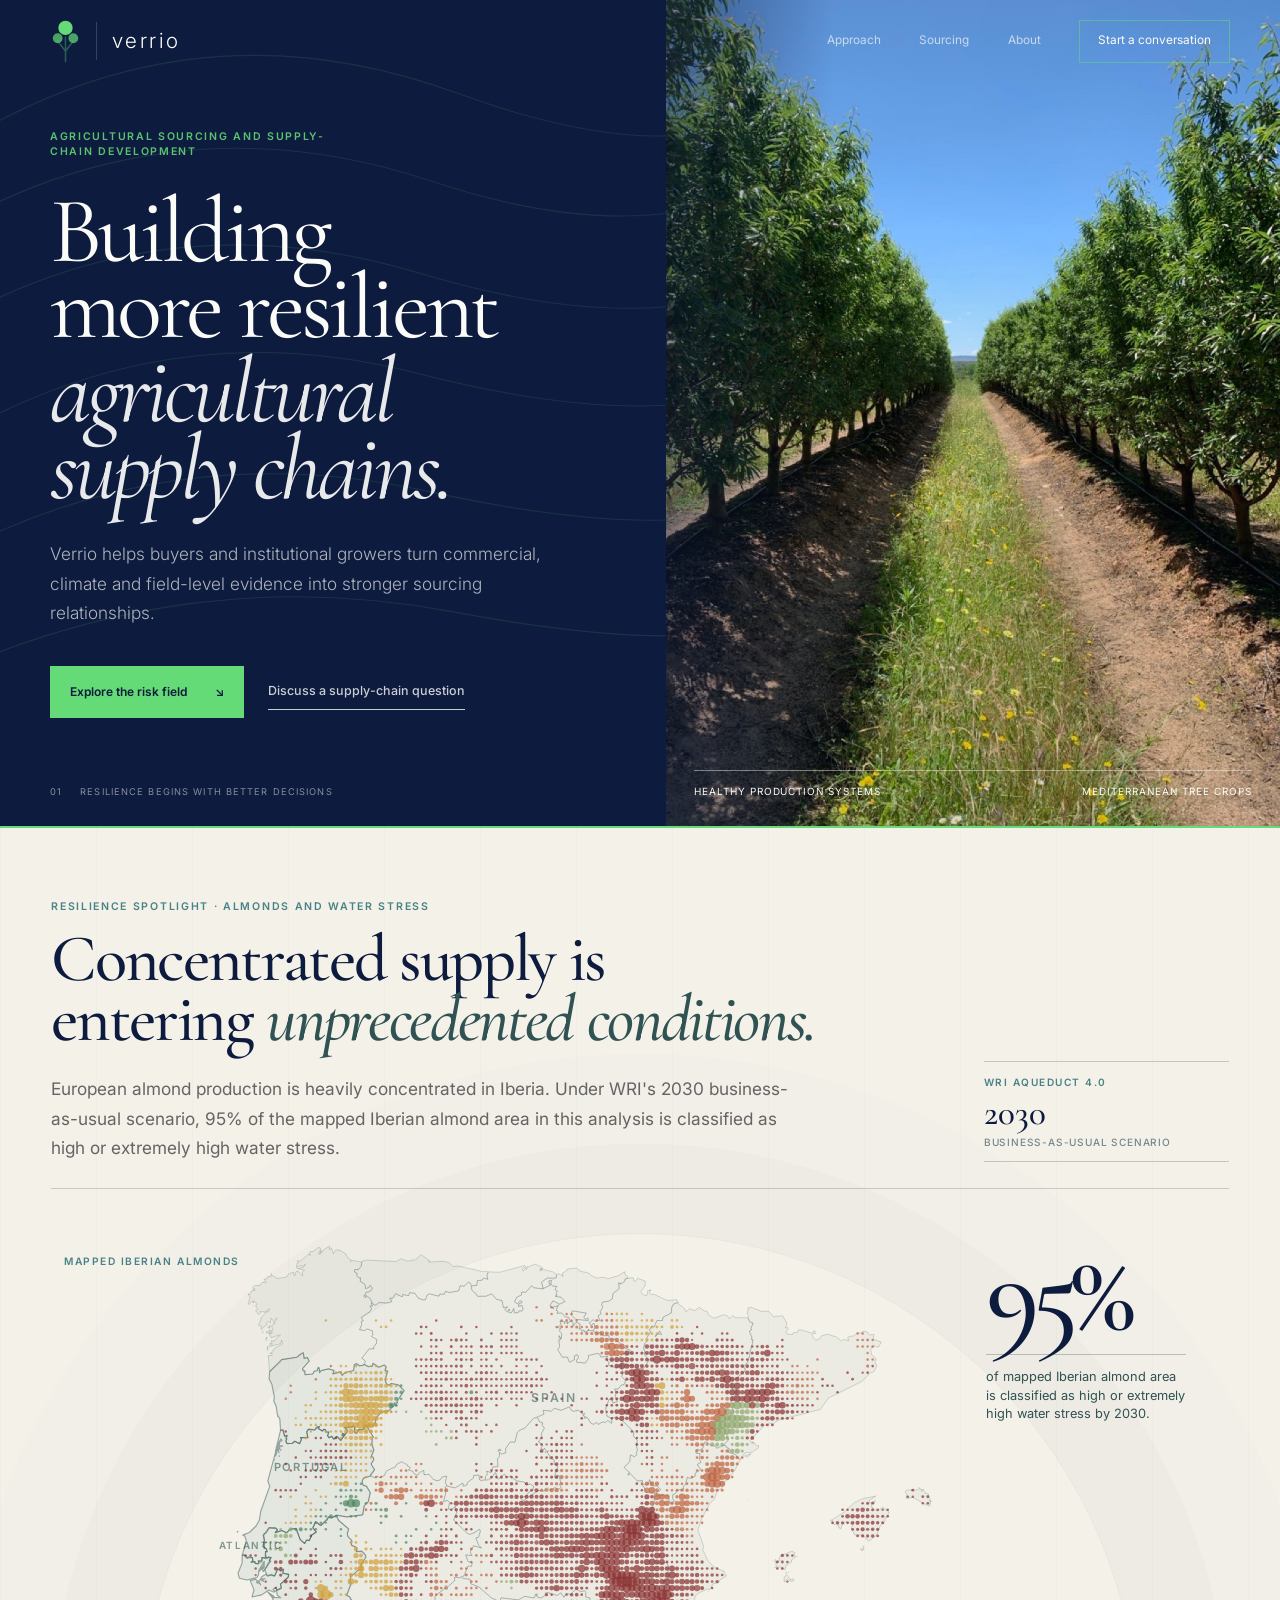
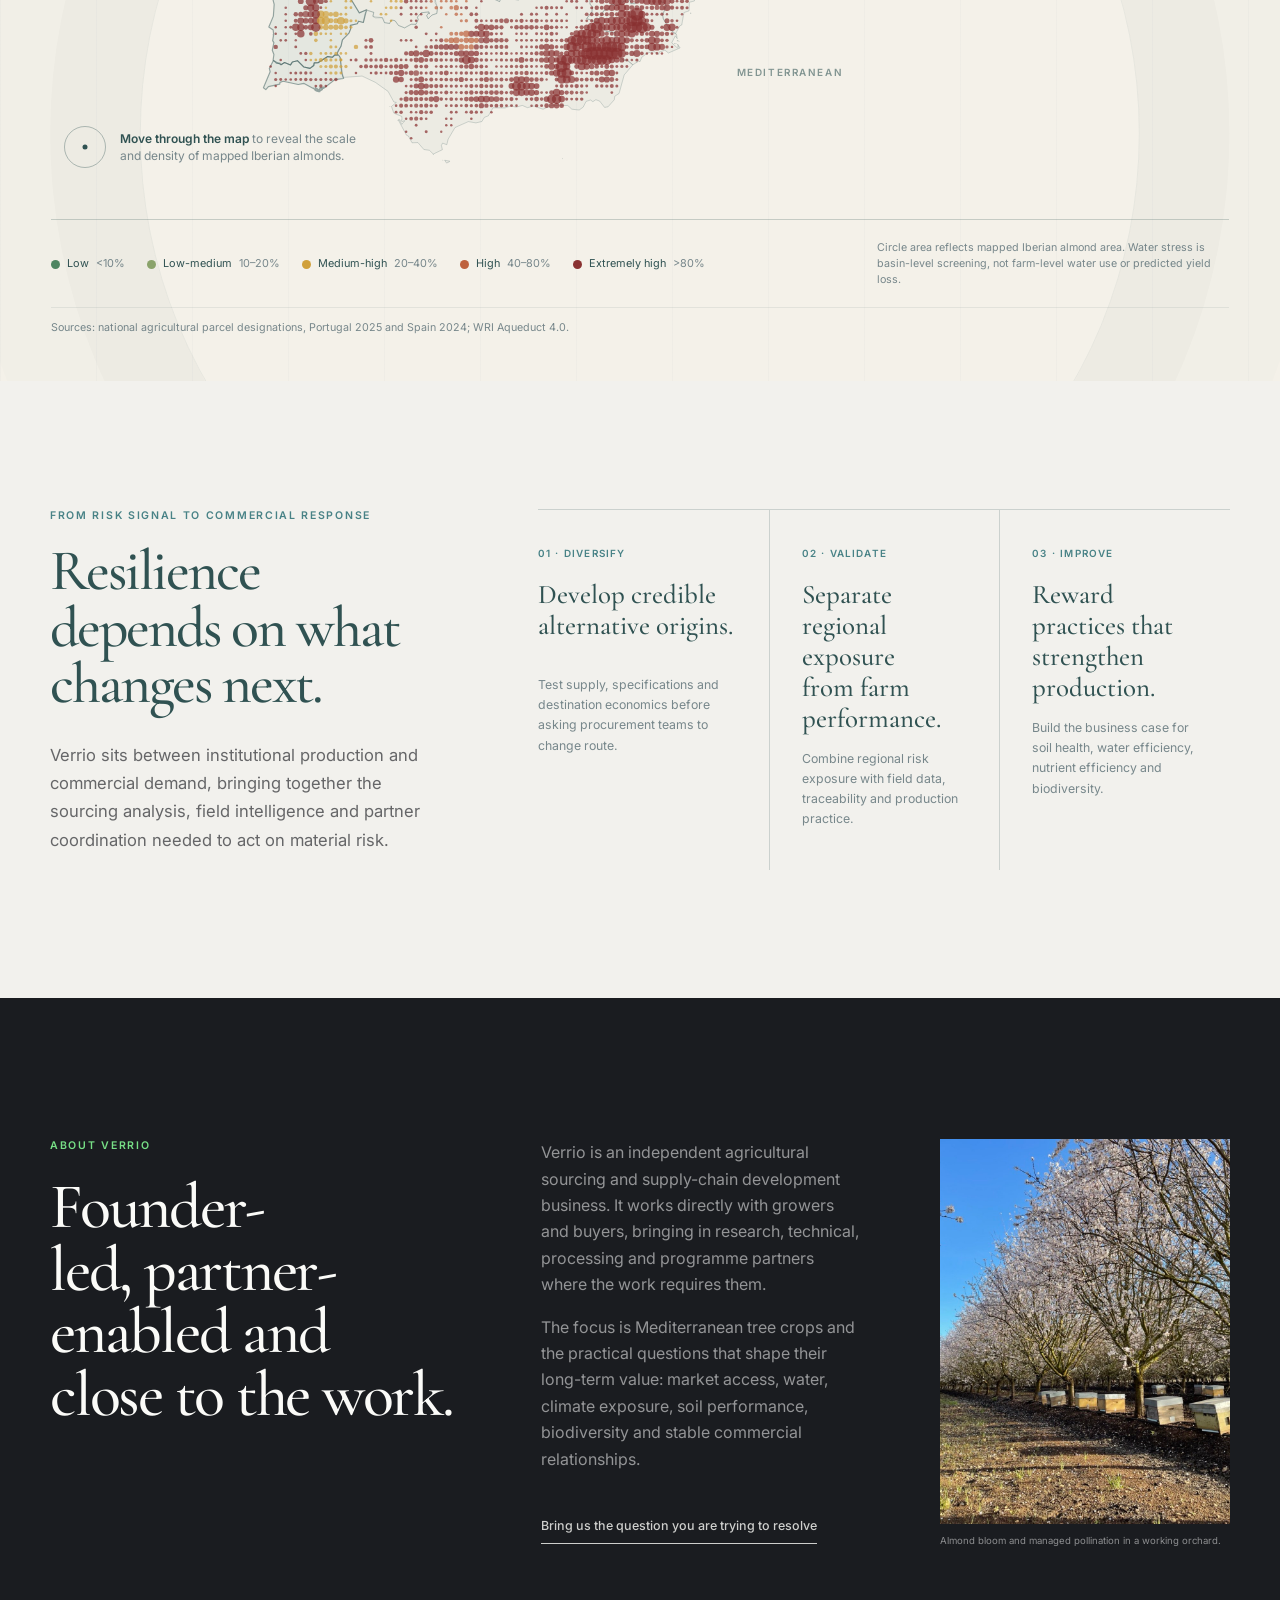
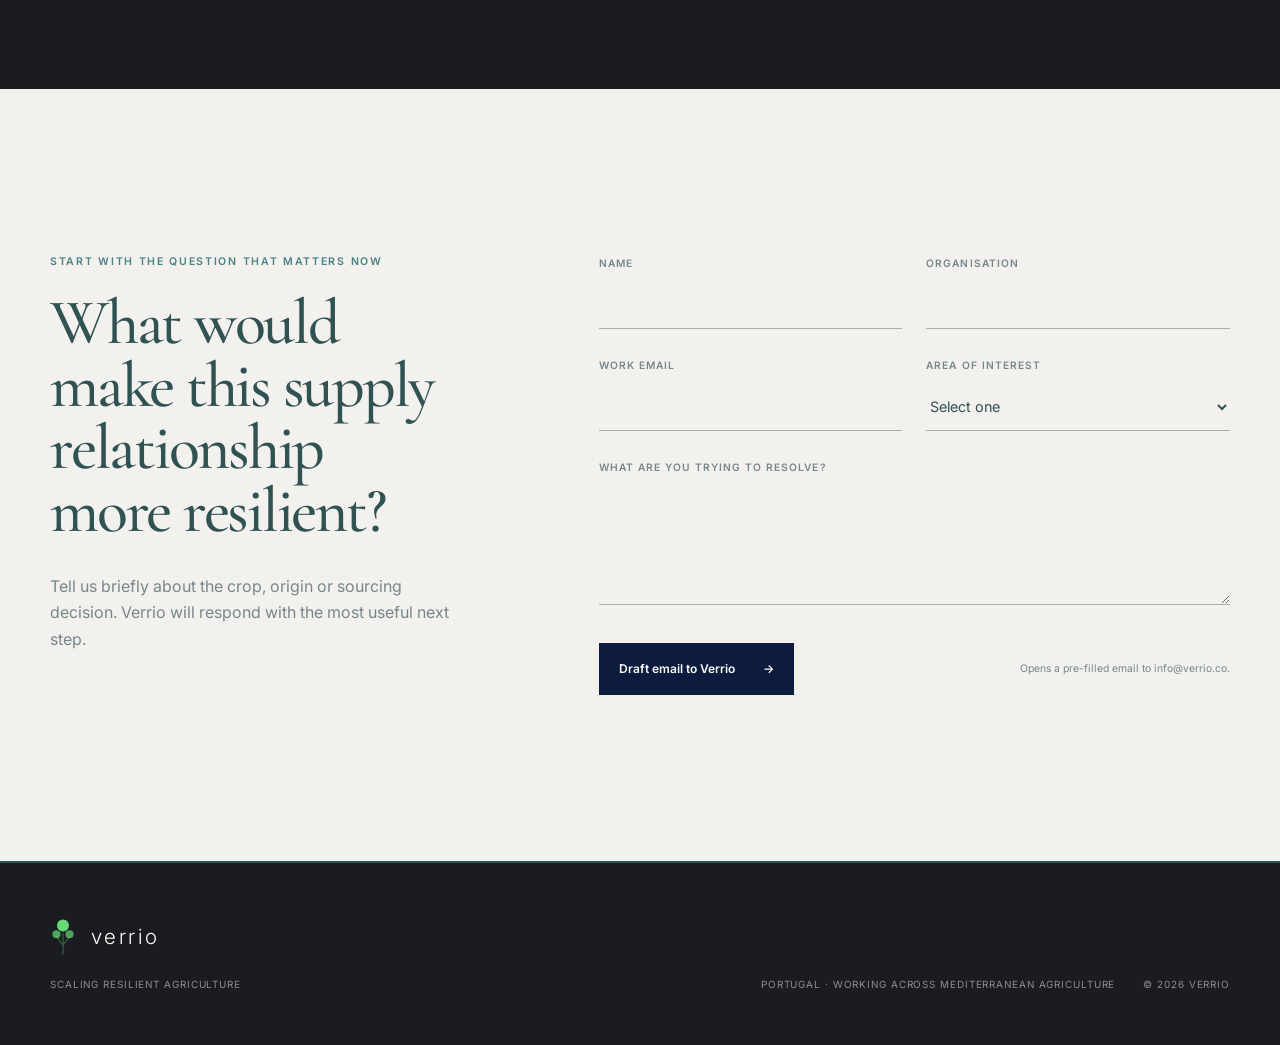
<file: index.html>
<!doctype html>
<html lang="en">
<head>
  <meta charset="utf-8">
  <meta name="viewport" content="width=device-width, initial-scale=1, viewport-fit=cover">
  <meta name="description" content="Verrio builds more resilient agricultural supply chains through sourcing, climate intelligence and field-level evidence.">
  <meta name="theme-color" content="#0D1B3E">
  <link rel="canonical" href="https://verrio.co/">
  <meta property="og:title" content="Verrio | Resilient agricultural supply chains">
  <meta property="og:description" content="Agricultural sourcing, climate intelligence and field-level evidence for stronger supply relationships.">
  <meta property="og:type" content="website">
  <meta property="og:url" content="https://verrio.co/">
  <meta property="og:site_name" content="Verrio">
  <meta name="twitter:card" content="summary">
  <title>Verrio | Resilient agricultural supply chains</title>
  <link rel="icon" href="favicon.svg" type="image/svg+xml">
  <link rel="preconnect" href="https://fonts.googleapis.com">
  <link rel="preconnect" href="https://fonts.gstatic.com" crossorigin>
  <link href="https://fonts.googleapis.com/css2?family=Cormorant+Garamond:ital,wght@0,400;0,500;0,600;1,400;1,500&family=Inter:wght@300;400;500;600&display=swap" rel="stylesheet">
  <link rel="stylesheet" href="styles.css">
</head>
<body>
  <a class="skip-link" href="#main">Skip to content</a>

  <header class="site-header" data-header>
    <a class="brand" href="/" aria-label="Verrio home">
      <svg class="brand-mark" width="31" height="43" viewBox="0 0 44 66" fill="none" aria-hidden="true">
        <g opacity=".34">
          <path d="M22 64V48L10 32M22 48L34 32M22 48V26" stroke="#65DB77" stroke-width="2.4" stroke-linecap="round"/>
        </g>
        <circle cx="10" cy="28" r="7.5" fill="#65DB77" opacity=".7"/>
        <circle cx="34" cy="28" r="7.5" fill="#65DB77" opacity=".7"/>
        <circle cx="22" cy="12" r="11" fill="#65DB77"/>
      </svg>
      <span class="brand-rule" aria-hidden="true"></span>
      <span class="brand-name">verrio</span>
    </a>

    <button class="menu-toggle" type="button" aria-expanded="false" aria-controls="site-nav">
      <span>Menu</span>
      <span class="menu-lines" aria-hidden="true"></span>
    </button>

    <nav class="site-nav" id="site-nav" aria-label="Primary navigation">
      <a href="#risk">Approach</a>
      <a href="/sourcing">Sourcing</a>
      <a href="#about">About</a>
      <a class="nav-cta" href="#contact">Start a conversation</a>
    </nav>
  </header>

  <main id="main">
    <section class="hero" id="top" aria-labelledby="hero-title">
      <div class="hero-contours" aria-hidden="true">
        <svg viewBox="0 0 640 640" preserveAspectRatio="xMidYMid slice">
          <path d="M-20 143C109 45 252 14 411 72s242 35 291-30"/>
          <path d="M-39 214C91 116 238 89 391 140s244 24 316-32"/>
          <path d="M-42 289C85 195 225 164 381 211s252 30 335-23"/>
          <path d="M-24 367C99 282 231 250 382 289s246 31 337-15"/>
          <path d="M-7 444c120-71 251-96 396-64s235 30 322-9"/>
          <path d="M16 521c124-55 252-74 391-48s219 25 300-3"/>
        </svg>
      </div>

      <div class="hero-copy">
        <p class="eyebrow reveal">Agricultural sourcing and supply-chain development</p>
        <h1 id="hero-title" class="reveal" style="--delay: 80ms">
          Building more resilient
          <em>agricultural supply chains.</em>
        </h1>
        <p class="hero-lede reveal" style="--delay: 160ms">
          Verrio helps buyers and institutional growers turn commercial, climate and field-level evidence into stronger sourcing relationships.
        </p>
        <div class="hero-actions reveal" style="--delay: 240ms">
          <a class="button button-primary" href="#risk">
            Explore the risk field
            <span aria-hidden="true">↘</span>
          </a>
          <a class="text-link text-link-light" href="#contact">Discuss a supply-chain question</a>
        </div>
      </div>

      <figure class="hero-visual reveal" style="--delay: 150ms">
        <img src="assets/almond-orchard-hero.jpg" alt="A Portuguese almond orchard with living ground cover and irrigation lines between the tree rows" fetchpriority="high" decoding="async">
        <figcaption>
          <span>Healthy production systems</span>
          <span>Mediterranean tree crops</span>
        </figcaption>
      </figure>

      <div class="hero-index" aria-hidden="true">
        <span>01</span>
        <span>Resilience begins with better decisions</span>
      </div>
    </section>

    <section class="risk-field" id="risk" data-risk-field aria-labelledby="risk-title">
      <header class="risk-story-header">
        <div class="risk-story-heading">
          <p class="eyebrow">Resilience spotlight · almonds and water stress</p>
          <h2 id="risk-title">Concentrated supply is entering <em>unprecedented conditions.</em></h2>
          <p class="risk-story-intro">
            European almond production is heavily concentrated in Iberia. Under WRI's 2030 business-as-usual scenario, 95% of the mapped Iberian almond area in this analysis is classified as high or extremely high water stress.
          </p>
        </div>

        <div class="risk-scenario-label">
          <span>WRI Aqueduct 4.0</span>
          <strong>2030</strong>
          <small>Business-as-usual scenario</small>
        </div>
      </header>

      <div class="risk-map-stage" aria-labelledby="risk-map-title">
        <h3 id="risk-map-title" class="visually-hidden">Interactive water-stress map of mapped Iberian almonds</h3>
        <canvas
          data-map
          role="img"
          aria-label="Map of mapped Iberian almonds, shown as circles coloured by WRI Aqueduct water-stress class."
        ></canvas>

        <p class="risk-map-label">Mapped Iberian almonds</p>

        <div class="risk-map-stat" aria-live="polite">
          <strong>95%</strong>
          <span>of mapped Iberian almond area is classified as high or extremely high water stress by 2030.</span>
        </div>

        <div class="risk-interaction-cue" data-cue>
          <span aria-hidden="true"></span>
          <p><strong>Move through the map</strong> to reveal the scale and density of mapped Iberian almonds.</p>
        </div>
      </div>

      <footer class="risk-map-footer">
        <div class="risk-scale" aria-label="WRI water-stress classes">
          <span><i class="risk-low"></i>Low <small>&lt;10%</small></span>
          <span><i class="risk-lowmedium"></i>Low-medium <small>10–20%</small></span>
          <span><i class="risk-mediumhigh"></i>Medium-high <small>20–40%</small></span>
          <span><i class="risk-high"></i>High <small>40–80%</small></span>
          <span><i class="risk-extreme"></i>Extremely high <small>&gt;80%</small></span>
        </div>
        <p class="risk-method-note">
          Circle area reflects mapped Iberian almond area. Water stress is basin-level screening, not farm-level water use or predicted yield loss.
        </p>
        <p class="risk-source-note">
          Sources: national agricultural parcel designations, Portugal 2025 and Spain 2024; WRI Aqueduct 4.0.
        </p>
      </footer>

      <p class="accessible-summary">
        This resilience spotlight uses almonds and water stress as one example of concentrated supply-chain exposure. Under the 2030 business-as-usual scenario, 95% of mapped Iberian almond area is classified as high or extremely high water stress.
      </p>
    </section>

    <section class="risk-response section-shell" aria-labelledby="response-title">
      <div class="response-heading">
        <p class="eyebrow">From risk signal to commercial response</p>
        <h2 id="response-title">Resilience depends on what changes next.</h2>
        <p class="response-intro">
          Verrio sits between institutional production and commercial demand, bringing together the sourcing analysis, field intelligence and partner coordination needed to act on material risk.
        </p>
      </div>
      <div class="response-actions">
        <article data-reveal>
          <span>01 · Diversify</span>
          <h3>Develop credible alternative origins.</h3>
          <p>Test supply, specifications and destination economics before asking procurement teams to change route.</p>
        </article>
        <article data-reveal>
          <span>02 · Validate</span>
          <h3>Separate regional exposure from farm performance.</h3>
          <p>Combine regional risk exposure with field data, traceability and production practice.</p>
        </article>
        <article data-reveal>
          <span>03 · Improve</span>
          <h3>Reward practices that strengthen production.</h3>
          <p>Build the business case for soil health, water efficiency, nutrient efficiency and biodiversity.</p>
        </article>
      </div>
    </section>

    <section class="about" id="about" aria-labelledby="about-title">
      <div class="about-inner section-shell">
        <div class="about-statement">
          <p class="eyebrow eyebrow-green">About Verrio</p>
          <h2 id="about-title">Founder-led, partner-enabled and close to the work.</h2>
        </div>
        <div class="about-copy">
          <p>
            Verrio is an independent agricultural sourcing and supply-chain development business. It works directly with growers and buyers, bringing in research, technical, processing and programme partners where the work requires them.
          </p>
          <p>
            The focus is Mediterranean tree crops and the practical questions that shape their long-term value: market access, water, climate exposure, soil performance, biodiversity and stable commercial relationships.
          </p>
          <a class="text-link text-link-light" href="#contact">Bring us the question you are trying to resolve</a>
        </div>
        <figure class="about-image">
          <img src="assets/almond-blossom-pollinator.jpg" alt="Almond trees in blossom with managed beehives positioned through the orchard" loading="lazy" decoding="async">
          <figcaption>Almond bloom and managed pollination in a working orchard.</figcaption>
        </figure>
      </div>
    </section>

    <section class="contact section-shell" id="contact" aria-labelledby="contact-title">
      <div class="contact-heading">
        <p class="eyebrow">Start with the question that matters now</p>
        <h2 id="contact-title">What would make this supply relationship more resilient?</h2>
        <p>Tell us briefly about the crop, origin or sourcing decision. Verrio will respond with the most useful next step.</p>
      </div>

      <form class="contact-form" data-contact-form>
        <div class="form-grid">
          <label>
            <span>Name</span>
            <input type="text" name="name" autocomplete="name" required>
          </label>
          <label>
            <span>Organisation</span>
            <input type="text" name="organisation" autocomplete="organization" required>
          </label>
          <label>
            <span>Work email</span>
            <input type="email" name="email" autocomplete="email" required>
          </label>
          <label>
            <span>Area of interest</span>
            <select name="interest" required>
              <option value="">Select one</option>
              <option>Portuguese almonds</option>
              <option>Sourcing and market access</option>
              <option>Water and climate resilience</option>
              <option>Regenerative practices and measurement</option>
              <option>Institutional grower support</option>
            </select>
          </label>
          <label class="form-message">
            <span>What are you trying to resolve?</span>
            <textarea name="message" rows="4" required></textarea>
          </label>
        </div>
        <div class="form-footer">
          <button class="button button-dark" type="submit">Draft email to Verrio <span aria-hidden="true">→</span></button>
          <p>Opens a pre-filled email to info@verrio.co.</p>
        </div>
      </form>
    </section>
  </main>

  <footer class="site-footer">
    <div class="footer-brand">
      <a class="brand" href="/" aria-label="Verrio home">
        <svg class="brand-mark" width="26" height="36" viewBox="0 0 44 66" fill="none" aria-hidden="true">
          <g opacity=".34"><path d="M22 64V48L10 32M22 48L34 32M22 48V26" stroke="#65DB77" stroke-width="2.4" stroke-linecap="round"/></g>
          <circle cx="10" cy="28" r="7.5" fill="#65DB77" opacity=".7"/>
          <circle cx="34" cy="28" r="7.5" fill="#65DB77" opacity=".7"/>
          <circle cx="22" cy="12" r="11" fill="#65DB77"/>
        </svg>
        <span class="brand-name">verrio</span>
      </a>
      <span>Scaling resilient agriculture</span>
    </div>
    <div class="footer-meta">
      <span>Portugal · Working across Mediterranean agriculture</span>
      <span>© <span data-year></span> Verrio</span>
    </div>
  </footer>

  <script src="iberia-risk-data.js"></script>
  <script src="risk-field.js"></script>
  <script src="script.js"></script>
</body>
</html>
</file>
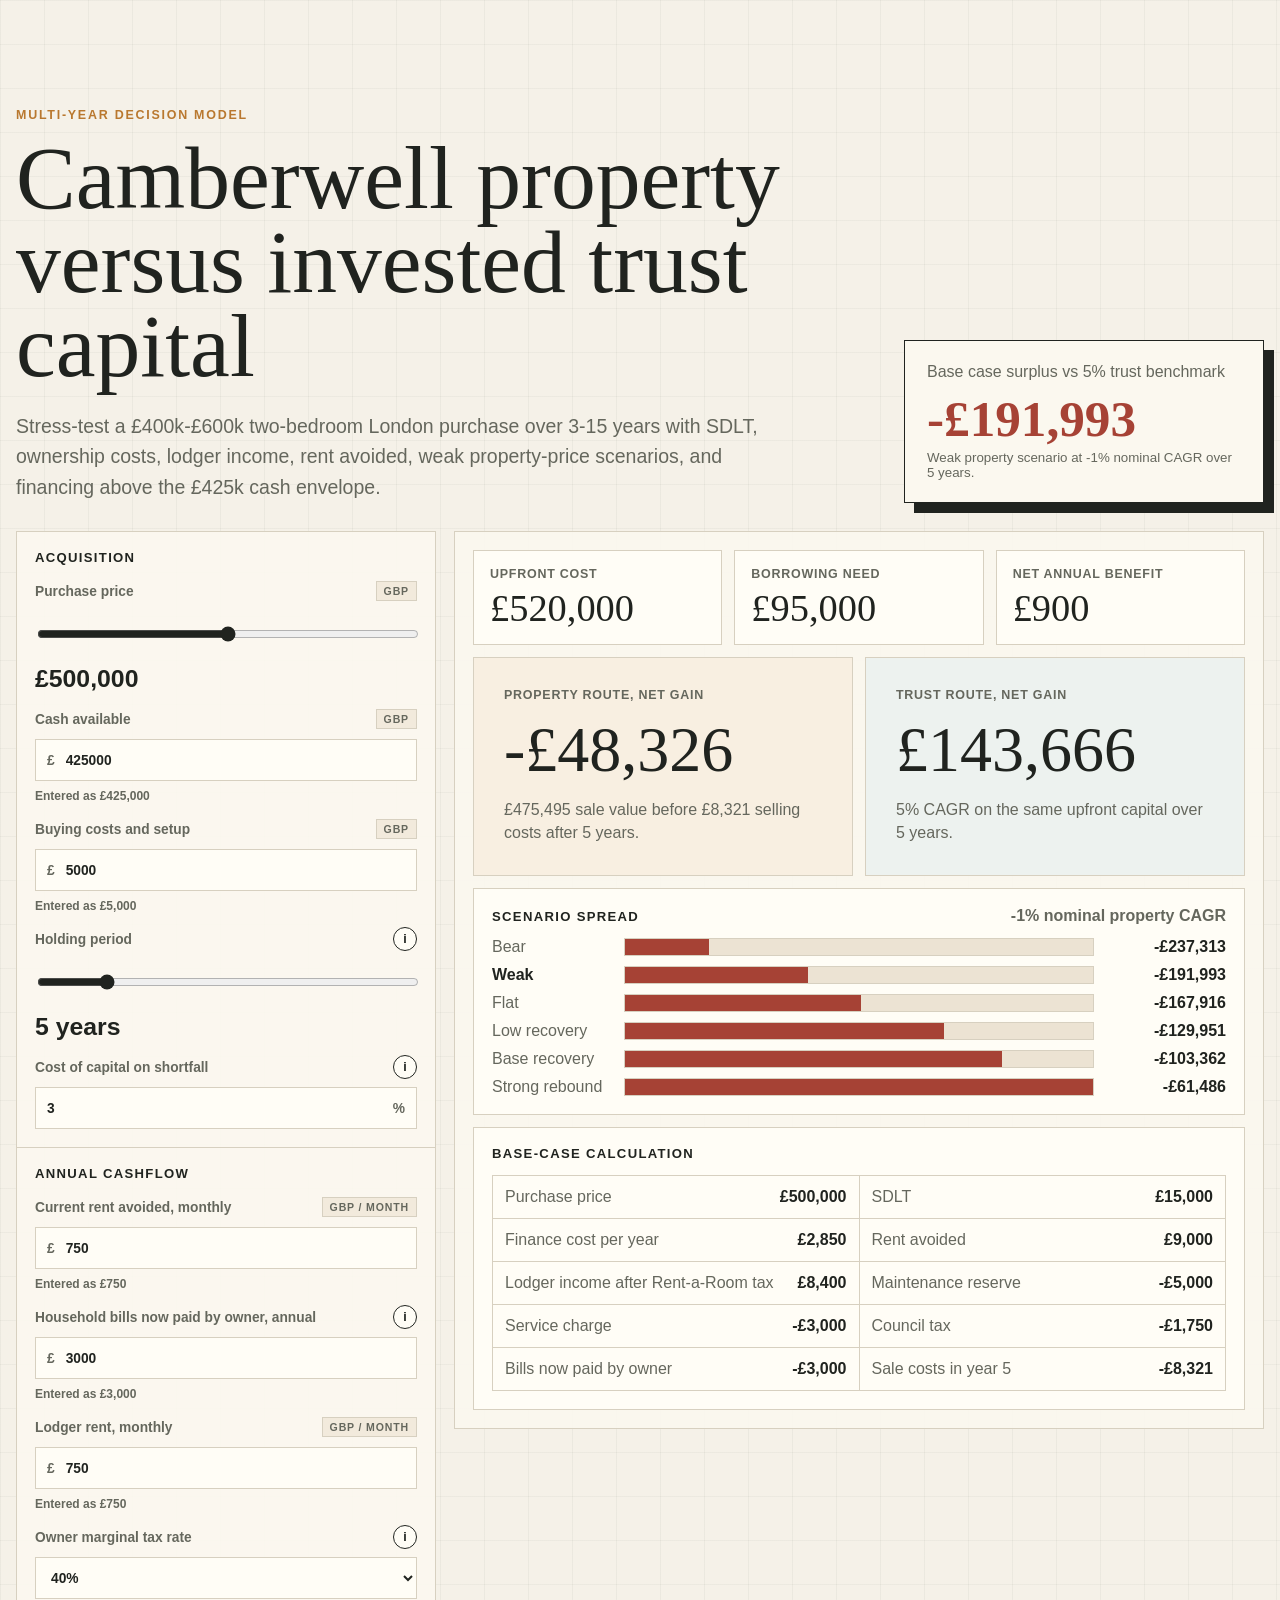
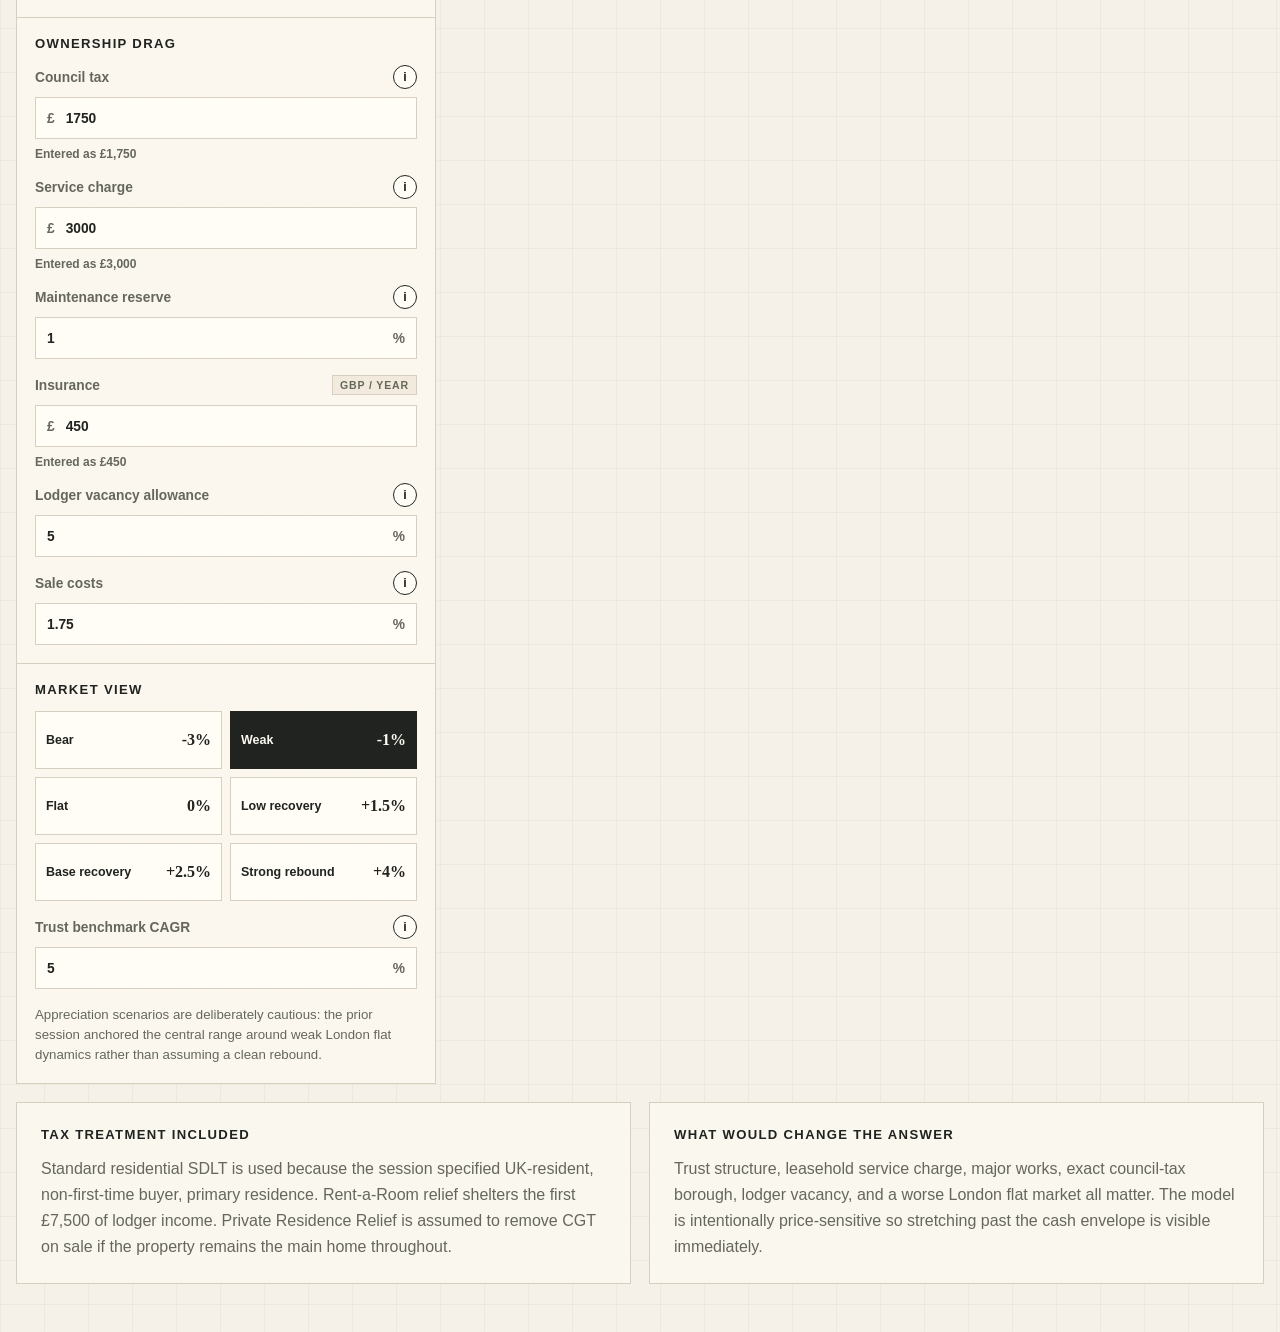
<file: camberwell/index.html>
<!doctype html>
<html lang="en-GB">
  <head>
    <meta charset="UTF-8" />
    <meta name="viewport" content="width=device-width, initial-scale=1.0" />
    <title>Camberwell Property Scenario Planner</title>
    <meta
      name="description"
      content="Interactive scenario model for comparing a Camberwell property purchase against trust investment returns."
    />
    <link
      rel="icon"
      href="data:image/svg+xml,%3Csvg xmlns='http://www.w3.org/2000/svg' viewBox='0 0 32 32'%3E%3Crect width='32' height='32' fill='%23fbf8ef'/%3E%3Cpath d='M6 18 16 8l10 10v8H6z' fill='%2320231f'/%3E%3Cpath d='M12 26v-7h8v7' fill='%23b9782f'/%3E%3C/svg%3E"
    />
    <link rel="stylesheet" href="./styles.css" />
  </head>
  <body>
    <main class="app-shell">
      <section class="hero">
        <div>
          <p class="kicker">Multi-year decision model</p>
          <h1>Camberwell property versus invested trust capital</h1>
          <p class="hero-copy">
            Stress-test a £400k-£600k two-bedroom London purchase over 3-15 years with SDLT, ownership costs,
            lodger income, rent avoided, weak property-price scenarios, and financing above
            the £425k cash envelope.
          </p>
        </div>
        <div class="hero-panel" aria-label="Current base case">
          <span>Base case surplus vs 5% trust benchmark</span>
          <strong id="heroDelta">-</strong>
          <small id="heroSummary">Move the assumptions to recalculate.</small>
        </div>
      </section>

      <section class="dashboard" aria-label="Property model controls and results">
        <form class="controls" id="modelForm">
          <div class="control-group">
            <h2>Acquisition</h2>
            <label class="field">
              <span class="label-row">
                <span>Purchase price</span>
                <span class="unit-chip">GBP</span>
              </span>
              <input id="purchasePrice" type="range" min="400000" max="600000" step="5000" value="500000" />
              <output id="purchasePriceOut"></output>
            </label>
            <label class="field">
              <span class="label-row">
                <span>Cash available</span>
                <span class="unit-chip">GBP</span>
              </span>
              <span class="input-shell money-input">
                <span aria-hidden="true">£</span>
                <input id="cashAvailable" type="number" min="0" step="5000" value="425000" inputmode="numeric" />
              </span>
            </label>
            <label class="field">
              <span class="label-row">
                <span>Buying costs and setup</span>
                <span class="unit-chip">GBP</span>
              </span>
              <span class="input-shell money-input">
                <span aria-hidden="true">£</span>
                <input id="buyingCosts" type="number" min="0" step="500" value="5000" inputmode="numeric" />
              </span>
            </label>
            <label class="field">
              <span class="label-row">
                <span>Holding period</span>
                <span class="info-tip">
                  <button type="button" aria-label="Explain holding period">i</button>
                  <span role="tooltip">
                    How long the property is owned before selling. Property growth, trust returns
                    and annual cash benefits all compound or accumulate over this period.
                  </span>
                </span>
              </span>
              <input id="holdingYears" type="range" min="3" max="15" step="1" value="5" />
              <output id="holdingYearsOut"></output>
            </label>
            <label class="field">
              <span class="label-row">
                <span>Cost of capital on shortfall</span>
                <span class="info-tip">
                  <button type="button" aria-label="Explain cost of capital">i</button>
                  <span role="tooltip">
                    If the upfront cost is higher than the cash available, this model assumes the
                    gap is borrowed. This is the yearly interest rate charged on that borrowed amount.
                  </span>
                </span>
              </span>
              <span class="input-shell percent-input">
                <input id="financeRate" type="number" min="0" max="15" step="0.25" value="3" inputmode="decimal" />
                <span aria-hidden="true">%</span>
              </span>
            </label>
          </div>

          <div class="control-group">
            <h2>Annual cashflow</h2>
            <label class="field">
              <span class="label-row">
                <span>Current rent avoided, monthly</span>
                <span class="unit-chip">GBP / month</span>
              </span>
              <span class="input-shell money-input">
                <span aria-hidden="true">£</span>
                <input id="rentAvoided" type="number" min="0" step="25" value="750" inputmode="numeric" />
              </span>
            </label>
            <label class="field">
              <span class="label-row">
                <span>Household bills now paid by owner, annual</span>
                <span class="info-tip">
                  <button type="button" aria-label="Explain household bills">i</button>
                  <span role="tooltip">
                    The current £750 rent was assumed to include bills. After buying, utilities,
                    broadband and similar household bills become an owner cost.
                  </span>
                </span>
              </span>
              <span class="input-shell money-input">
                <span aria-hidden="true">£</span>
                <input id="bills" type="number" min="0" step="100" value="3000" inputmode="numeric" />
              </span>
            </label>
            <label class="field">
              <span class="label-row">
                <span>Lodger rent, monthly</span>
                <span class="unit-chip">GBP / month</span>
              </span>
              <span class="input-shell money-input">
                <span aria-hidden="true">£</span>
                <input id="lodgerRent" type="number" min="0" step="25" value="750" inputmode="numeric" />
              </span>
            </label>
            <label class="field">
              <span class="label-row">
                <span>Owner marginal tax rate</span>
                <span class="info-tip">
                  <button type="button" aria-label="Explain owner marginal tax rate">i</button>
                  <span role="tooltip">
                    This is the tax rate paid on the next pound of taxable income. The model applies
                    it only to lodger rent above the £7,500 Rent-a-Room allowance.
                  </span>
                </span>
              </span>
              <select id="taxRate">
                <option value="20">20%</option>
                <option value="40" selected>40%</option>
                <option value="45">45%</option>
              </select>
            </label>
          </div>

          <div class="control-group">
            <h2>Ownership drag</h2>
            <label class="field">
              <span class="label-row">
                <span>Council tax</span>
                <span class="info-tip">
                  <button type="button" aria-label="Explain council tax">i</button>
                  <span role="tooltip">
                    Camberwell is usually Southwark or Lambeth. The earlier base used Southwark
                    2026/27 examples: Band C about £1,530, Band D about £1,749, Band E about £1,967.
                  </span>
                </span>
              </span>
              <span class="input-shell money-input">
                <span aria-hidden="true">£</span>
                <input id="councilTax" type="number" min="0" step="50" value="1750" inputmode="numeric" />
              </span>
            </label>
            <label class="field">
              <span class="label-row">
                <span>Service charge</span>
                <span class="info-tip">
                  <button type="button" aria-label="Explain service charge">i</button>
                  <span role="tooltip">
                    A leasehold flat often has an annual charge for building management, communal
                    areas, insurance and maintenance. This can be a major swing factor.
                  </span>
                </span>
              </span>
              <span class="input-shell money-input">
                <span aria-hidden="true">£</span>
                <input id="serviceCharge" type="number" min="0" step="250" value="3000" inputmode="numeric" />
              </span>
            </label>
            <label class="field">
              <span class="label-row">
                <span>Maintenance reserve</span>
                <span class="info-tip">
                  <button type="button" aria-label="Explain maintenance reserve">i</button>
                  <span role="tooltip">
                    This is an annual allowance for repairs and wear-and-tear, entered as a percentage
                    of the purchase price. For example, 1% on a £500k flat is £5k per year.
                  </span>
                </span>
              </span>
              <span class="input-shell percent-input">
                <input id="maintenanceRate" type="number" min="0" max="5" step="0.1" value="1" inputmode="decimal" />
                <span aria-hidden="true">%</span>
              </span>
            </label>
            <label class="field">
              <span class="label-row">
                <span>Insurance</span>
                <span class="unit-chip">GBP / year</span>
              </span>
              <span class="input-shell money-input">
                <span aria-hidden="true">£</span>
                <input id="insurance" type="number" min="0" step="50" value="450" inputmode="numeric" />
              </span>
            </label>
            <label class="field">
              <span class="label-row">
                <span>Lodger vacancy allowance</span>
                <span class="info-tip">
                  <button type="button" aria-label="Explain lodger vacancy allowance">i</button>
                  <span role="tooltip">
                    A simple reduction for months when the spare room is empty or rent is not paid.
                    5% means the model knocks 5% off expected annual lodger rent.
                  </span>
                </span>
              </span>
              <span class="input-shell percent-input">
                <input id="vacancyRate" type="number" min="0" max="30" step="1" value="5" inputmode="decimal" />
                <span aria-hidden="true">%</span>
              </span>
            </label>
            <label class="field">
              <span class="label-row">
                <span>Sale costs</span>
                <span class="info-tip">
                  <button type="button" aria-label="Explain sale costs">i</button>
                  <span role="tooltip">
                    Estimated selling friction in the sale year, entered as a percentage of the future sale
                    value. It can include estate agent fees, legal fees and sale preparation.
                  </span>
                </span>
              </span>
              <span class="input-shell percent-input">
                <input id="saleCostRate" type="number" min="0" max="5" step="0.1" value="1.75" inputmode="decimal" />
                <span aria-hidden="true">%</span>
              </span>
            </label>
          </div>

          <div class="control-group scenario-picker">
            <h2>Market view</h2>
            <div id="scenarioButtons" class="scenario-buttons" role="radiogroup" aria-label="Property appreciation scenario"></div>
            <label class="field">
              <span class="label-row">
                <span>Trust benchmark CAGR</span>
                <span class="info-tip">
                  <button type="button" aria-label="Explain trust benchmark CAGR">i</button>
                  <span role="tooltip">
                    CAGR means compound annual growth rate. This is the annual return assumed each
                    year if the same upfront capital stayed invested in the trust instead of buying the flat.
                  </span>
                </span>
              </span>
              <span class="input-shell percent-input">
                <input id="trustRate" type="number" min="-10" max="15" step="0.25" value="5" inputmode="decimal" />
                <span aria-hidden="true">%</span>
              </span>
            </label>
            <p class="note">
              Appreciation scenarios are deliberately cautious: the prior session anchored the
              central range around weak London flat dynamics rather than assuming a clean rebound.
            </p>
          </div>
        </form>

        <section class="results" aria-live="polite">
          <div class="result-strip">
            <article>
              <span>Upfront cost</span>
              <strong id="upfrontCost">-</strong>
            </article>
            <article>
              <span>Borrowing need</span>
              <strong id="borrowingNeed">-</strong>
            </article>
            <article>
              <span>Net annual benefit</span>
              <strong id="annualBenefit">-</strong>
            </article>
          </div>

          <div class="comparison">
            <article class="scorecard property-card">
              <span>Property route, net gain</span>
              <strong id="propertyValue">-</strong>
              <p id="propertyDetail"></p>
            </article>
            <article class="scorecard benchmark-card">
              <span>Trust route, net gain</span>
              <strong id="trustValue">-</strong>
              <p id="trustDetail"></p>
            </article>
          </div>

          <section class="chart-panel">
            <div class="chart-header">
              <h2>Scenario spread</h2>
              <span id="selectedScenarioLabel"></span>
            </div>
            <div id="scenarioChart" class="scenario-chart"></div>
          </section>

          <section class="breakdown">
            <h2>Base-case calculation</h2>
            <dl id="breakdownList"></dl>
          </section>
        </section>
      </section>

      <section class="assumptions">
        <article>
          <h2>Tax treatment included</h2>
          <p>
            Standard residential SDLT is used because the session specified UK-resident,
            non-first-time buyer, primary residence. Rent-a-Room relief shelters the first
            £7,500 of lodger income. Private Residence Relief is assumed to remove CGT on sale
            if the property remains the main home throughout.
          </p>
        </article>
        <article>
          <h2>What would change the answer</h2>
          <p>
            Trust structure, leasehold service charge, major works, exact council-tax borough,
            lodger vacancy, and a worse London flat market all matter. The model is intentionally
            price-sensitive so stretching past the cash envelope is visible immediately.
          </p>
        </article>
      </section>
    </main>

    <script src="./main.js"></script>
  </body>
</html>
</file>
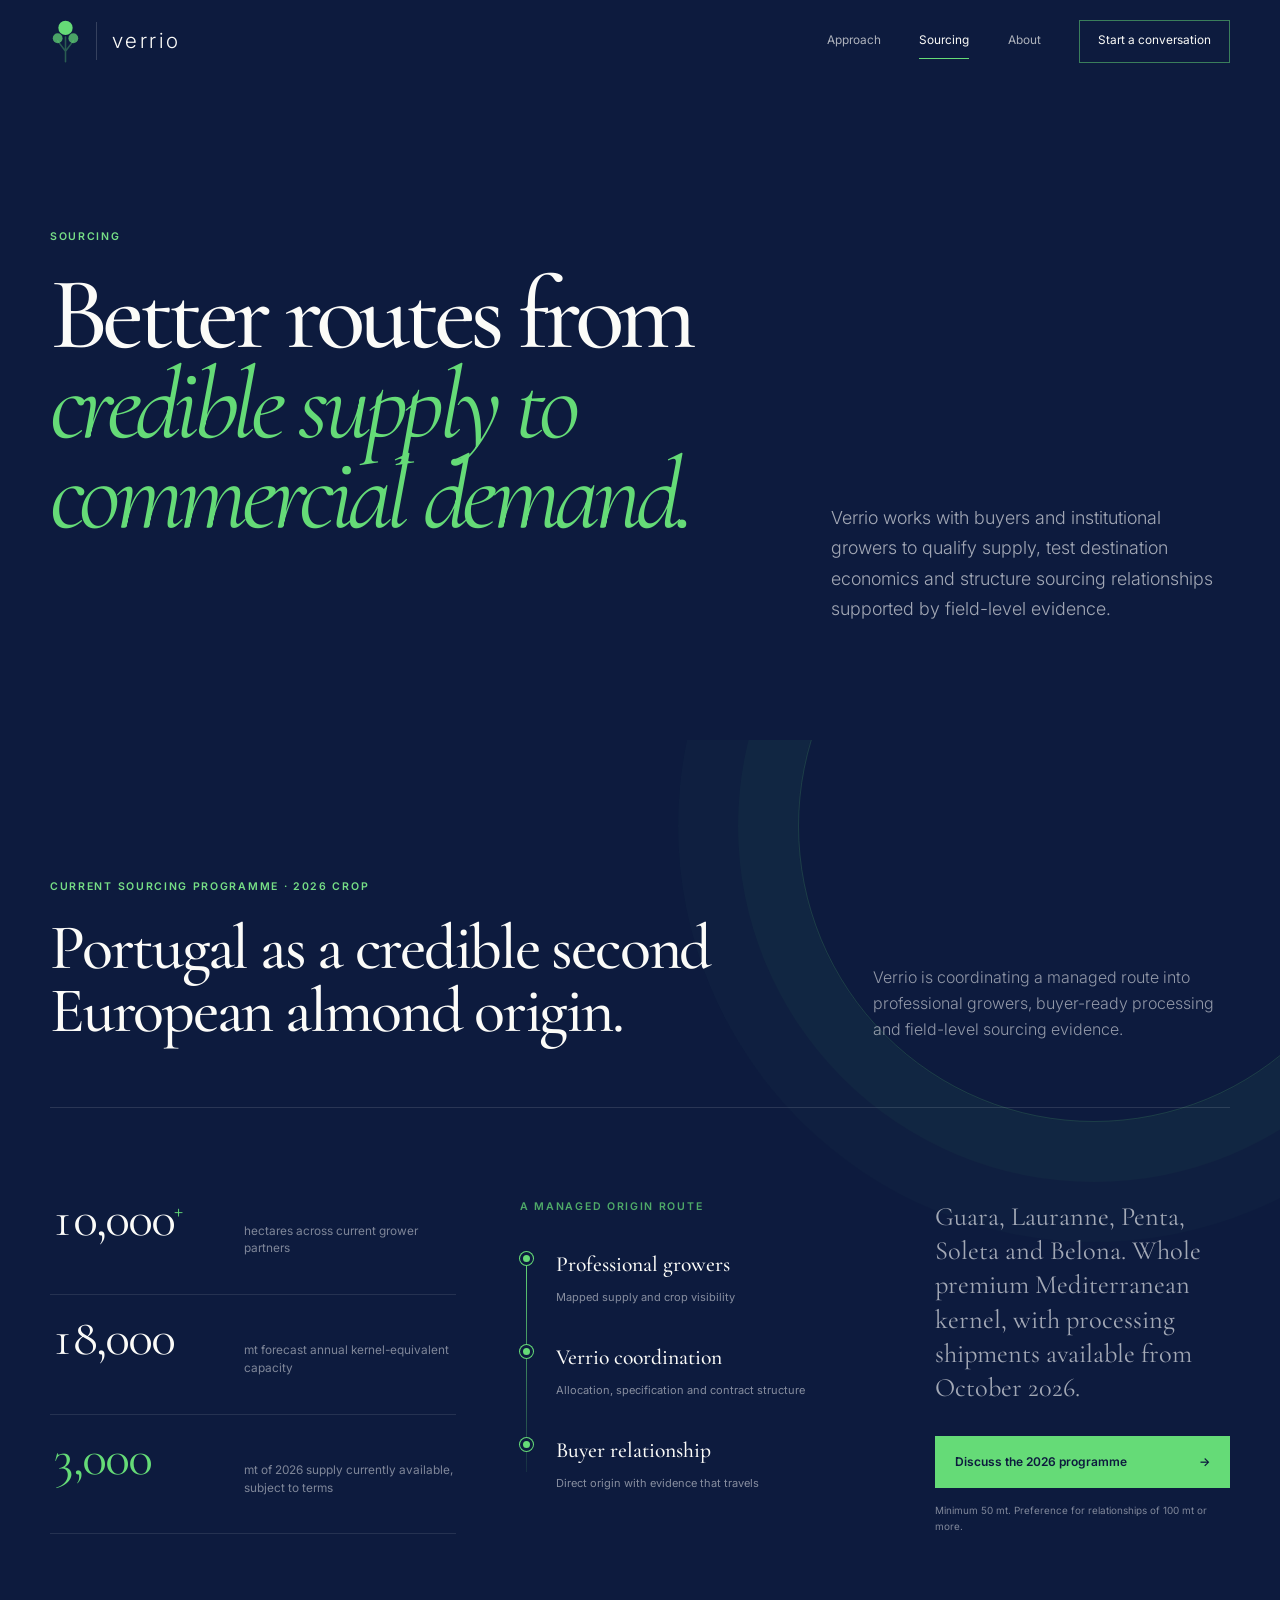
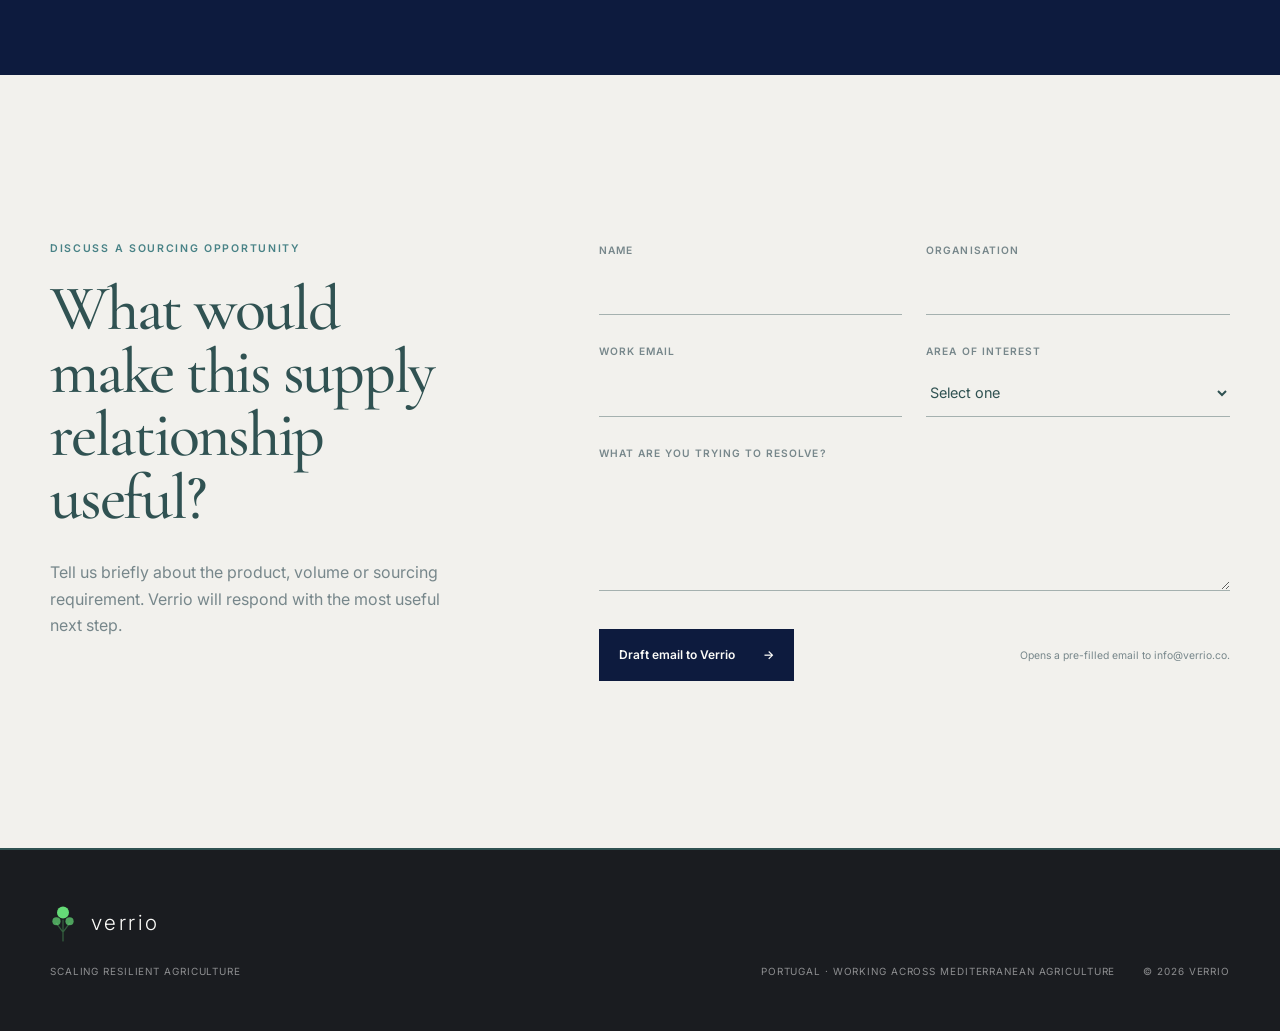
<file: sourcing.html>
<!doctype html>
<html lang="en">
<head>
  <meta charset="utf-8">
  <meta name="viewport" content="width=device-width, initial-scale=1, viewport-fit=cover">
  <meta name="description" content="Verrio develops credible agricultural sourcing routes, connecting professional growers, commercial demand and field-level evidence.">
  <meta name="theme-color" content="#0D1B3E">
  <link rel="canonical" href="https://verrio.co/sourcing">
  <meta property="og:title" content="Sourcing | Verrio">
  <meta property="og:description" content="Commercially credible agricultural sourcing routes, built around professional growers and decision-relevant evidence.">
  <meta property="og:type" content="website">
  <meta property="og:url" content="https://verrio.co/sourcing">
  <meta property="og:site_name" content="Verrio">
  <meta name="twitter:card" content="summary">
  <title>Sourcing | Verrio</title>
  <link rel="icon" href="favicon.svg" type="image/svg+xml">
  <link rel="preconnect" href="https://fonts.googleapis.com">
  <link rel="preconnect" href="https://fonts.gstatic.com" crossorigin>
  <link href="https://fonts.googleapis.com/css2?family=Cormorant+Garamond:ital,wght@0,400;0,500;0,600;1,400;1,500&family=Inter:wght@300;400;500;600&display=swap" rel="stylesheet">
  <link rel="stylesheet" href="styles.css">
</head>
<body class="sourcing-page">
  <a class="skip-link" href="#main">Skip to content</a>

  <header class="site-header" data-header>
    <a class="brand" href="/" aria-label="Verrio home">
      <svg class="brand-mark" width="31" height="43" viewBox="0 0 44 66" fill="none" aria-hidden="true">
        <g opacity=".34"><path d="M22 64V48L10 32M22 48L34 32M22 48V26" stroke="#65DB77" stroke-width="2.4" stroke-linecap="round"/></g>
        <circle cx="10" cy="28" r="7.5" fill="#65DB77" opacity=".7"/>
        <circle cx="34" cy="28" r="7.5" fill="#65DB77" opacity=".7"/>
        <circle cx="22" cy="12" r="11" fill="#65DB77"/>
      </svg>
      <span class="brand-rule" aria-hidden="true"></span>
      <span class="brand-name">verrio</span>
    </a>

    <button class="menu-toggle" type="button" aria-expanded="false" aria-controls="site-nav">
      <span>Menu</span>
      <span class="menu-lines" aria-hidden="true"></span>
    </button>

    <nav class="site-nav" id="site-nav" aria-label="Primary navigation">
      <a href="/#risk">Approach</a>
      <a class="is-active" href="/sourcing" aria-current="page">Sourcing</a>
      <a href="/#about">About</a>
      <a class="nav-cta" href="#contact">Start a conversation</a>
    </nav>
  </header>

  <main id="main">
    <section class="sourcing-intro" aria-labelledby="sourcing-title">
      <div class="section-shell sourcing-intro-grid">
        <div>
          <p class="eyebrow eyebrow-green">Sourcing</p>
          <h1 id="sourcing-title">Better routes from <em>credible supply to commercial demand.</em></h1>
        </div>
        <p>
          Verrio works with buyers and institutional growers to qualify supply, test destination economics and structure sourcing relationships supported by field-level evidence.
        </p>
      </div>
    </section>

    <section class="almond-feature" aria-labelledby="almond-title">
      <div class="almond-copy section-shell">
        <div class="feature-heading">
          <div>
            <p class="eyebrow eyebrow-green">Current sourcing programme · 2026 crop</p>
            <h2 id="almond-title">Portugal as a credible second European almond origin.</h2>
          </div>
          <p class="feature-lede">
            Verrio is coordinating a managed route into professional growers, buyer-ready processing and field-level sourcing evidence.
          </p>
        </div>

        <div class="almond-grid">
          <div class="supply-facts" aria-label="Portuguese almond programme facts">
            <div class="fact" data-reveal>
              <strong>10,000<sup>+</sup></strong>
              <span>hectares across current grower partners</span>
            </div>
            <div class="fact" data-reveal>
              <strong>18,000</strong>
              <span>mt forecast annual kernel-equivalent capacity</span>
            </div>
            <div class="fact fact-accent" data-reveal>
              <strong>3,000</strong>
              <span>mt of 2026 supply currently available, subject to terms</span>
            </div>
          </div>

          <div class="supply-route" data-reveal>
            <p class="mini-label">A managed origin route</p>
            <ol>
              <li><span class="route-node"></span><div><strong>Professional growers</strong><small>Mapped supply and crop visibility</small></div></li>
              <li><span class="route-node"></span><div><strong>Verrio coordination</strong><small>Allocation, specification and contract structure</small></div></li>
              <li><span class="route-node"></span><div><strong>Buyer relationship</strong><small>Direct origin with evidence that travels</small></div></li>
            </ol>
          </div>

          <div class="programme-detail" data-reveal>
            <p>
              Guara, Lauranne, Penta, Soleta and Belona. Whole premium Mediterranean kernel, with processing shipments available from October 2026.
            </p>
            <a class="button button-primary" href="#contact">Discuss the 2026 programme <span aria-hidden="true">→</span></a>
            <small>Minimum 50 mt. Preference for relationships of 100 mt or more.</small>
          </div>
        </div>
      </div>
    </section>

    <section class="contact section-shell" id="contact" aria-labelledby="contact-title">
      <div class="contact-heading">
        <p class="eyebrow">Discuss a sourcing opportunity</p>
        <h2 id="contact-title">What would make this supply relationship useful?</h2>
        <p>Tell us briefly about the product, volume or sourcing requirement. Verrio will respond with the most useful next step.</p>
      </div>

      <form class="contact-form" data-contact-form>
        <div class="form-grid">
          <label><span>Name</span><input type="text" name="name" autocomplete="name" required></label>
          <label><span>Organisation</span><input type="text" name="organisation" autocomplete="organization" required></label>
          <label><span>Work email</span><input type="email" name="email" autocomplete="email" required></label>
          <label>
            <span>Area of interest</span>
            <select name="interest" required>
              <option value="">Select one</option>
              <option>Portuguese almonds</option>
              <option>Sourcing and market access</option>
              <option>Institutional grower support</option>
            </select>
          </label>
          <label class="form-message"><span>What are you trying to resolve?</span><textarea name="message" rows="4" required></textarea></label>
        </div>
        <div class="form-footer">
          <button class="button button-dark" type="submit">Draft email to Verrio <span aria-hidden="true">→</span></button>
          <p>Opens a pre-filled email to info@verrio.co.</p>
        </div>
      </form>
    </section>
  </main>

  <footer class="site-footer">
    <div class="footer-brand">
      <a class="brand" href="/" aria-label="Verrio home">
        <svg class="brand-mark" width="26" height="36" viewBox="0 0 44 66" fill="none" aria-hidden="true">
          <g opacity=".34"><path d="M22 64V48L10 32M22 48L34 32M22 48V26" stroke="#65DB77" stroke-width="2.4" stroke-linecap="round"/></g>
          <circle cx="10" cy="28" r="7.5" fill="#65DB77" opacity=".7"/>
          <circle cx="34" cy="28" r="7.5" fill="#65DB77" opacity=".7"/>
          <circle cx="22" cy="12" r="11" fill="#65DB77"/>
        </svg>
        <span class="brand-name">verrio</span>
      </a>
      <span>Scaling resilient agriculture</span>
    </div>
    <div class="footer-meta">
      <span>Portugal · Working across Mediterranean agriculture</span>
      <span>© <span data-year></span> Verrio</span>
    </div>
  </footer>

  <script src="script.js"></script>
</body>
</html>
</file>
<file: styles.css>
:root {
  --green: #65db77;
  --teal: #488286;
  --canopy: #305252;
  --graphite: #373e40;
  --fog: #77878b;
  --navy: #0d1b3e;
  --off: #f2f1ed;
  --warm: #e8e4dc;
  --ink: #1a1c20;
  --white: #fbfbf8;
  --display: "Cormorant Garamond", Georgia, serif;
  --body: "Inter", system-ui, sans-serif;
  --shell: min(1180px, calc(100vw - 40px));
  --ease-out: cubic-bezier(.16, 1, .3, 1);
  --rule-light: color-mix(in srgb, var(--canopy), transparent 80%);
}

* {
  box-sizing: border-box;
}

html {
  scroll-behavior: smooth;
  scroll-padding-top: 90px;
}

body {
  margin: 0;
  min-width: 320px;
  overflow-x: hidden;
  background: var(--off);
  color: var(--canopy);
  font-family: var(--body);
  font-size: 1rem;
  font-weight: 400;
  font-kerning: normal;
  line-height: 1.65;
  -webkit-font-smoothing: antialiased;
}

body.dialog-open {
  overflow: hidden;
}

button,
input,
select,
textarea {
  font: inherit;
}

button,
a {
  -webkit-tap-highlight-color: transparent;
}

img {
  display: block;
  max-width: 100%;
}

a {
  color: inherit;
}

.skip-link {
  position: fixed;
  z-index: 1000;
  top: 12px;
  left: 12px;
  padding: 10px 14px;
  transform: translateY(-160%);
  background: var(--green);
  color: var(--navy);
  font-size: .8rem;
  font-weight: 600;
}

.skip-link:focus {
  transform: translateY(0);
}

.section-shell {
  width: var(--shell);
  margin-inline: auto;
}

.eyebrow,
.mini-label {
  margin: 0;
  color: var(--teal);
  font-size: .66rem;
  font-weight: 600;
  letter-spacing: .16em;
  line-height: 1.4;
  text-transform: uppercase;
}

.eyebrow-green {
  color: color-mix(in srgb, var(--green), var(--white) 12%);
}

h1,
h2,
h3,
p,
figure,
blockquote {
  margin-top: 0;
}

h1,
h2,
h3 {
  text-wrap: balance;
}

h2 {
  margin-bottom: 0;
  font-family: var(--display);
  font-size: clamp(2.6rem, 5vw, 5.2rem);
  font-weight: 500;
  letter-spacing: -.035em;
  line-height: .98;
}

h3 {
  font-family: var(--display);
  font-weight: 500;
}

.site-header {
  position: absolute;
  z-index: 50;
  top: 0;
  left: 0;
  width: 100%;
  min-height: 82px;
  display: flex;
  align-items: center;
  justify-content: space-between;
  padding: 18px max(20px, calc((100vw - 1180px) / 2));
  color: var(--white);
  transition: background 240ms var(--ease-out), transform 240ms var(--ease-out), box-shadow 240ms var(--ease-out);
}

.site-header.is-fixed {
  position: fixed;
  background: color-mix(in srgb, var(--navy), transparent 4%);
  box-shadow: 0 1px 0 rgba(255, 255, 255, .1);
}

.brand {
  min-height: 44px;
  display: inline-flex;
  align-items: center;
  gap: 15px;
  text-decoration: none;
}

.brand-mark {
  flex: 0 0 auto;
}

.brand-rule {
  width: 1px;
  height: 38px;
  background: rgba(255, 255, 255, .17);
}

.brand-name {
  font-size: 1.3rem;
  font-weight: 300;
  letter-spacing: .12em;
  line-height: 1;
}

.site-nav {
  display: flex;
  align-items: center;
  gap: clamp(22px, 3vw, 42px);
}

.site-nav a {
  position: relative;
  padding: 8px 0;
  color: color-mix(in srgb, var(--white), transparent 32%);
  font-size: .74rem;
  text-decoration: none;
  transition: color 150ms linear;
}

.site-nav a::after {
  content: "";
  position: absolute;
  right: 0;
  bottom: 0;
  left: 0;
  height: 1px;
  transform: scaleX(0);
  transform-origin: right;
  background: var(--green);
  transition: transform 220ms var(--ease-out);
}

.site-nav a:hover,
.site-nav a:focus-visible,
.site-nav a.is-active {
  color: var(--white);
}

.site-nav a:hover::after,
.site-nav a:focus-visible::after,
.site-nav a.is-active::after {
  transform: scaleX(1);
  transform-origin: left;
}

.site-nav .nav-cta {
  min-height: 43px;
  display: inline-flex;
  align-items: center;
  padding: 0 18px;
  border: 1px solid rgba(101, 219, 119, .52);
  color: var(--white);
}

.site-nav .nav-cta::after {
  display: none;
}

.site-nav .nav-cta:hover {
  background: var(--green);
  color: var(--navy);
}

.menu-toggle {
  display: none;
}

.hero {
  position: relative;
  min-height: min(820px, 100svh);
  display: grid;
  grid-template-columns: minmax(0, 1.04fr) minmax(430px, .96fr);
  overflow: hidden;
  background: var(--navy);
  color: var(--white);
}

.hero::after {
  content: "";
  position: absolute;
  z-index: 3;
  right: 0;
  bottom: 0;
  left: 0;
  height: 2px;
  background: var(--green);
}

.hero-contours {
  position: absolute;
  z-index: 0;
  inset: 0 47% 0 0;
  overflow: hidden;
  opacity: .12;
}

.hero-contours svg {
  width: 100%;
  height: 100%;
}

.hero-contours path {
  fill: none;
  stroke: var(--green);
  stroke-width: 1.1;
  vector-effect: non-scaling-stroke;
}

.hero-copy {
  position: relative;
  z-index: 4;
  align-self: center;
  padding: 130px clamp(28px, 6vw, 110px) 110px max(20px, calc((100vw - 1180px) / 2));
}

.hero-copy .eyebrow {
  max-width: 45ch;
  margin-bottom: 34px;
  color: color-mix(in srgb, var(--green), transparent 12%);
}

.hero h1 {
  max-width: 760px;
  margin-bottom: 32px;
  font-family: var(--display);
  font-size: clamp(4rem, 7.3vw, 8rem);
  font-weight: 400;
  letter-spacing: -.045em;
  line-height: .82;
}

.hero h1 em {
  display: block;
  margin-top: .08em;
  color: color-mix(in srgb, var(--white), transparent 8%);
  font-weight: 400;
}

.hero-lede {
  max-width: 620px;
  margin-bottom: 38px;
  color: color-mix(in srgb, var(--white), transparent 32%);
  font-size: clamp(1rem, 1.35vw, 1.22rem);
  font-weight: 300;
  line-height: 1.7;
}

.hero-actions {
  display: flex;
  align-items: center;
  flex-wrap: wrap;
  gap: 24px;
}

.button {
  min-height: 52px;
  display: inline-flex;
  align-items: center;
  justify-content: space-between;
  gap: 28px;
  padding: 0 20px;
  border: 0;
  border-radius: 0;
  cursor: pointer;
  font-size: .75rem;
  font-weight: 600;
  text-decoration: none;
  transition: transform 160ms var(--ease-out), background 160ms linear, color 160ms linear;
}

.button:hover,
.button:focus-visible {
  transform: translateY(-2px);
}

.button:active {
  transform: translateY(1px);
}

.button-primary {
  background: var(--green);
  color: var(--navy);
}

.button-primary:hover {
  background: #79e489;
}

.button-dark {
  background: var(--navy);
  color: var(--white);
}

.text-link {
  position: relative;
  min-height: 44px;
  display: inline-flex;
  align-items: center;
  padding: 8px 0;
  font-size: .78rem;
  font-weight: 500;
  text-decoration: none;
}

.text-link::after {
  content: "";
  position: absolute;
  right: 0;
  bottom: 4px;
  left: 0;
  height: 1px;
  transform-origin: left;
  background: currentColor;
  transition: transform 220ms var(--ease-out);
}

.text-link:hover::after {
  transform: scaleX(.3);
}

.text-link-light {
  color: color-mix(in srgb, var(--white), transparent 20%);
}

.hero-visual {
  position: relative;
  z-index: 2;
  min-width: 0;
  height: 100%;
  margin: 0;
  overflow: hidden;
}

.hero-visual::after {
  content: "";
  position: absolute;
  inset: 0;
  background:
    linear-gradient(90deg, rgba(13, 27, 62, .48), transparent 27%),
    linear-gradient(180deg, rgba(13, 27, 62, .18), transparent 28%, rgba(13, 27, 62, .16));
  pointer-events: none;
}

.hero-visual img {
  width: 100%;
  height: 100%;
  object-fit: cover;
  object-position: center;
  scale: 1.02;
}

.hero-visual figcaption {
  position: absolute;
  z-index: 4;
  right: 28px;
  bottom: 28px;
  left: 28px;
  display: flex;
  justify-content: space-between;
  gap: 24px;
  padding-top: 12px;
  border-top: 1px solid rgba(255, 255, 255, .42);
  color: var(--white);
  font-size: .62rem;
  letter-spacing: .1em;
  text-transform: uppercase;
}

.field-note {
  position: absolute;
  z-index: 4;
  display: flex;
  align-items: center;
  gap: 9px;
  color: var(--white);
  font-size: .64rem;
  letter-spacing: .08em;
  text-transform: uppercase;
  text-shadow: 0 1px 8px rgba(0, 0, 0, .55);
}

.field-note-dot {
  position: relative;
  width: 9px;
  height: 9px;
  border: 1px solid var(--green);
  border-radius: 50%;
}

.field-note-dot::after {
  content: "";
  position: absolute;
  top: 3px;
  left: 8px;
  width: 58px;
  height: 1px;
  background: var(--green);
}

.field-note-a {
  right: 16%;
  bottom: 35%;
}

.field-note-b {
  right: 42%;
  bottom: 21%;
}

.hero-index {
  position: absolute;
  z-index: 5;
  bottom: 28px;
  left: max(20px, calc((100vw - 1180px) / 2));
  display: flex;
  gap: 18px;
  color: rgba(255, 255, 255, .5);
  font-size: .58rem;
  letter-spacing: .12em;
  text-transform: uppercase;
}

.reveal {
  opacity: 0;
  transform: translateY(18px);
  animation: reveal-in 720ms var(--ease-out) forwards;
  animation-delay: var(--delay, 0ms);
}

@keyframes reveal-in {
  to {
    opacity: 1;
    transform: translateY(0);
  }
}

.thesis {
  padding-block: clamp(95px, 12vw, 180px);
}

.section-intro {
  display: grid;
  grid-template-columns: .65fr 1.6fr;
  gap: clamp(36px, 8vw, 130px);
  align-items: start;
  padding-bottom: clamp(55px, 8vw, 100px);
  border-bottom: 1px solid var(--rule-light);
}

.section-intro h2 {
  max-width: 900px;
}

.resilience-route {
  position: relative;
}

.route-line {
  position: absolute;
  top: 0;
  bottom: 0;
  left: 72px;
  width: 1px;
  overflow: hidden;
  background: color-mix(in srgb, var(--canopy), transparent 82%);
}

.route-line span {
  position: absolute;
  top: 0;
  left: 0;
  width: 100%;
  height: var(--route-progress, 0%);
  background: var(--green);
  transition: height 80ms linear;
}

.route-step {
  display: grid;
  grid-template-columns: 145px 1fr;
  gap: 54px;
  padding: clamp(55px, 7vw, 90px) 0;
  border-bottom: 1px solid var(--rule-light);
}

.route-number {
  position: relative;
  z-index: 2;
  align-self: start;
  width: 145px;
  color: var(--fog);
  font-family: var(--display);
  font-size: 1.15rem;
}

.route-number::after {
  content: "";
  position: absolute;
  top: .62em;
  right: 64px;
  width: 13px;
  height: 13px;
  border: 3px solid var(--off);
  border-radius: 50%;
  background: var(--teal);
  box-shadow: 0 0 0 1px var(--teal);
  transition: background 250ms linear, transform 250ms var(--ease-out);
}

.route-step.is-visible .route-number::after {
  transform: scale(1.25);
  background: var(--green);
}

.route-content {
  max-width: 880px;
  display: grid;
  grid-template-columns: 1.2fr .8fr;
  gap: 18px 60px;
}

.route-label {
  grid-column: 1 / -1;
  margin-bottom: 0;
  color: var(--teal);
  font-size: .68rem;
  font-weight: 600;
  letter-spacing: .14em;
  text-transform: uppercase;
}

.route-content h3 {
  margin: 0;
  font-size: clamp(2rem, 3.5vw, 3.5rem);
  letter-spacing: -.025em;
  line-height: 1.05;
}

.route-content > p:not(.route-label, .route-proof) {
  max-width: 54ch;
  margin-bottom: 0;
  color: var(--fog);
}

.route-proof {
  grid-column: 2;
  margin: 18px 0 0;
  padding-top: 14px;
  border-top: 1px solid var(--rule-light);
  color: var(--canopy);
  font-size: .72rem;
  font-weight: 500;
}

[data-reveal] {
  opacity: 0;
  transform: translateY(24px);
  transition: opacity 650ms var(--ease-out), transform 650ms var(--ease-out);
}

[data-reveal].is-visible {
  opacity: 1;
  transform: translateY(0);
}

.risk-field {
  --risk-low: #4f8661;
  --risk-lowmedium: #8ea66c;
  --risk-mediumhigh: #d0a03a;
  --risk-high: #be623e;
  --risk-extreme: #893131;
  position: relative;
  min-height: 100svh;
  overflow: hidden;
  scroll-margin-top: 80px;
  background:
    linear-gradient(90deg, rgba(48, 82, 82, .025) 1px, transparent 1px) 0 0 / 7.5vw 100%,
    #f4f1e9;
  color: var(--navy);
}

.risk-story-header {
  position: relative;
  z-index: 2;
  width: min(1480px, calc(100% - clamp(40px, 8vw, 128px)));
  display: grid;
  grid-template-columns: minmax(0, 1fr) auto;
  gap: clamp(32px, 8vw, 120px);
  align-items: end;
  margin-inline: auto;
  padding: clamp(55px, 8vh, 105px) 0 26px;
  border-bottom: 1px solid color-mix(in srgb, var(--canopy), transparent 76%);
}

.risk-story-heading {
  max-width: 980px;
}

.risk-story-heading h2 {
  max-width: 970px;
  margin: 15px 0 0;
  color: var(--navy);
  font-size: clamp(2.75rem, 5.2vw, 6rem);
  font-weight: 500;
  line-height: .9;
}

.risk-story-heading h2 em {
  color: var(--canopy);
  font-weight: 500;
}

.risk-story-intro {
  max-width: 760px;
  margin: 25px 0 0;
  color: rgba(26, 28, 32, .66);
  font-size: clamp(.98rem, 1.35vw, 1.18rem);
  line-height: 1.7;
}

.risk-scenario-label {
  min-width: 245px;
  padding: 12px 0 11px;
  border-top: 1px solid color-mix(in srgb, var(--canopy), transparent 74%);
  border-bottom: 1px solid color-mix(in srgb, var(--canopy), transparent 74%);
}

.risk-scenario-label span,
.risk-scenario-label strong,
.risk-scenario-label small {
  display: block;
}

.risk-scenario-label span {
  color: var(--teal);
  font-size: .63rem;
  font-weight: 600;
  letter-spacing: .15em;
  text-transform: uppercase;
}

.risk-scenario-label strong {
  margin-top: 5px;
  font-family: var(--display);
  font-size: 2.2rem;
  font-weight: 500;
  line-height: 1;
}

.risk-scenario-label small {
  margin-top: 3px;
  color: var(--fog);
  font-size: .63rem;
  font-weight: 500;
  letter-spacing: .08em;
  text-transform: uppercase;
}

.risk-map-stage {
  position: relative;
  width: min(1580px, 100%);
  height: clamp(540px, 61vw, 820px);
  max-height: 70vh;
  min-height: 510px;
  margin-inline: auto;
  isolation: isolate;
}

.risk-map-stage::before {
  content: "";
  position: absolute;
  z-index: -1;
  top: 7%;
  left: 50%;
  width: min(78vw, 1120px);
  aspect-ratio: 1;
  border: 1px solid rgba(48, 82, 82, .07);
  border-radius: 50%;
  transform: translateX(-50%);
  box-shadow:
    0 0 0 7vw rgba(48, 82, 82, .018),
    0 0 0 14vw rgba(48, 82, 82, .012);
  pointer-events: none;
}

.risk-map-stage [data-map] {
  width: 100%;
  height: 100%;
  display: block;
  cursor: crosshair;
  touch-action: pan-y;
}

.risk-map-label {
  position: absolute;
  z-index: 2;
  top: clamp(28px, 5vw, 70px);
  left: clamp(24px, 5vw, 82px);
  margin: 0;
  color: var(--teal);
  font-size: .64rem;
  font-weight: 600;
  letter-spacing: .15em;
  text-transform: uppercase;
  pointer-events: none;
}

.risk-map-stat {
  position: absolute;
  z-index: 2;
  top: clamp(28px, 5vw, 70px);
  right: clamp(24px, 5vw, 82px);
  width: clamp(184px, 18vw, 270px);
  pointer-events: none;
}

.risk-map-stat strong {
  display: block;
  font-family: var(--display);
  font-size: clamp(4.6rem, 9vw, 9rem);
  font-weight: 500;
  letter-spacing: -.07em;
  line-height: .72;
}

.risk-map-stat span {
  display: block;
  max-width: 25ch;
  margin-top: 18px;
  padding-top: 13px;
  border-top: 1px solid color-mix(in srgb, var(--canopy), transparent 70%);
  color: var(--canopy);
  font-size: clamp(.76rem, 1vw, .92rem);
  line-height: 1.45;
}

.risk-interaction-cue {
  position: absolute;
  z-index: 2;
  bottom: clamp(20px, 4vw, 58px);
  left: clamp(24px, 5vw, 82px);
  max-width: 315px;
  display: flex;
  gap: 14px;
  align-items: center;
  color: var(--fog);
  transition: opacity 350ms var(--ease-out), transform 350ms var(--ease-out);
  pointer-events: none;
}

.risk-interaction-cue.is-hidden {
  opacity: 0;
  transform: translateY(8px);
}

.risk-interaction-cue > span {
  position: relative;
  flex: 0 0 auto;
  width: 42px;
  height: 42px;
  border: 1px solid rgba(48, 82, 82, .35);
  border-radius: 50%;
}

.risk-interaction-cue > span::after {
  content: "";
  position: absolute;
  top: 50%;
  left: 50%;
  width: 5px;
  height: 5px;
  border-radius: 50%;
  transform: translate(-50%, -50%);
  background: var(--canopy);
}

.risk-interaction-cue p {
  margin: 0;
  font-size: .75rem;
  line-height: 1.45;
}

.risk-interaction-cue strong {
  color: var(--canopy);
  font-weight: 600;
}

.risk-map-footer {
  width: min(1480px, calc(100% - clamp(40px, 8vw, 128px)));
  display: grid;
  grid-template-columns: minmax(0, 1.7fr) minmax(260px, .8fr);
  gap: 18px clamp(30px, 6vw, 90px);
  margin-inline: auto;
  padding: 20px 0 clamp(30px, 5vh, 60px);
  border-top: 1px solid color-mix(in srgb, var(--canopy), transparent 76%);
}

.risk-scale {
  display: flex;
  flex-wrap: wrap;
  gap: 11px 22px;
}

.risk-scale span {
  display: inline-flex;
  align-items: center;
  gap: 7px;
  color: var(--canopy);
  font-size: .68rem;
  white-space: nowrap;
}

.risk-scale i {
  width: 9px;
  height: 9px;
  border-radius: 50%;
}

.risk-scale small {
  color: var(--fog);
  font: inherit;
}

.risk-low { background: var(--risk-low); }
.risk-lowmedium { background: var(--risk-lowmedium); }
.risk-mediumhigh { background: var(--risk-mediumhigh); }
.risk-high { background: var(--risk-high); }
.risk-extreme { background: var(--risk-extreme); }

.risk-method-note,
.risk-source-note {
  margin: 0;
  color: var(--fog);
  font-size: .67rem;
  line-height: 1.5;
}

.risk-source-note {
  grid-column: 1 / -1;
  padding-top: 12px;
  border-top: 1px solid rgba(48, 82, 82, .09);
}

.accessible-summary,
.visually-hidden {
  position: absolute;
  width: 1px;
  height: 1px;
  padding: 0;
  overflow: hidden;
  clip: rect(0, 0, 0, 0);
  white-space: nowrap;
  border: 0;
}

.risk-response {
  display: grid;
  grid-template-columns: .7fr 1.3fr;
  gap: clamp(55px, 9vw, 145px);
  padding-block: clamp(85px, 10vw, 140px);
}

.sourcing-intro {
  padding: clamp(155px, 18vw, 250px) 0 clamp(85px, 9vw, 130px);
  background: var(--navy);
  color: var(--white);
}

.sourcing-intro-grid {
  display: grid;
  grid-template-columns: 1.25fr .75fr;
  gap: clamp(55px, 9vw, 140px);
  align-items: end;
}

.sourcing-intro h1 {
  max-width: 850px;
  margin-top: 24px;
  font-family: var(--display);
  font-size: clamp(4.5rem, 8vw, 8.4rem);
  font-weight: 500;
  letter-spacing: -.055em;
  line-height: .88;
}

.sourcing-intro h1 em {
  display: block;
  color: var(--green);
  font-weight: 400;
}

.sourcing-intro-grid > p {
  max-width: 47ch;
  margin-bottom: 0;
  color: rgba(255, 255, 255, .62);
  font-size: clamp(1rem, 1.4vw, 1.2rem);
  font-weight: 300;
  line-height: 1.7;
}

.response-heading h2 {
  margin-top: 20px;
  font-size: clamp(2.6rem, 4.5vw, 4.7rem);
}

.response-intro {
  max-width: 650px;
  margin-top: 28px;
  color: rgba(26, 28, 32, .65);
  font-size: clamp(1rem, 1.3vw, 1.16rem);
  line-height: 1.7;
}

.response-actions {
  display: grid;
  grid-template-columns: repeat(3, 1fr);
  border-top: 1px solid var(--rule-light);
}

.response-actions article {
  padding: 28px clamp(20px, 2.5vw, 34px) 0 0;
}

.response-actions article + article {
  padding-left: clamp(20px, 2.5vw, 34px);
  border-left: 1px solid var(--rule-light);
}

.response-actions span {
  color: var(--teal);
  font-size: .62rem;
  font-weight: 600;
  letter-spacing: .12em;
  text-transform: uppercase;
}

.response-actions h3 {
  min-height: 3em;
  margin: 16px 0 14px;
  font-size: clamp(1.5rem, 2.1vw, 2.05rem);
  line-height: 1.15;
}

.response-actions p {
  margin-bottom: 0;
  color: var(--fog);
  font-size: .77rem;
}

.almond-feature {
  position: relative;
  overflow: hidden;
  background: var(--navy);
  color: var(--white);
}

.almond-feature::before {
  content: "";
  position: absolute;
  top: -210px;
  right: -110px;
  width: 590px;
  height: 590px;
  border: 1px solid rgba(101, 219, 119, .18);
  border-radius: 50%;
  box-shadow:
    0 0 0 60px rgba(101, 219, 119, .035),
    0 0 0 120px rgba(101, 219, 119, .025);
}

.almond-copy {
  position: relative;
  z-index: 2;
  padding-block: clamp(90px, 11vw, 160px);
}

.feature-heading {
  display: grid;
  grid-template-columns: 1.35fr .65fr;
  gap: 80px;
  align-items: end;
  padding-bottom: 64px;
  border-bottom: 1px solid rgba(255, 255, 255, .12);
}

.feature-heading h2 {
  max-width: 780px;
  margin-top: 22px;
}

.feature-lede {
  max-width: 46ch;
  margin-bottom: 0;
  color: rgba(255, 255, 255, .55);
  font-weight: 300;
}

.almond-grid {
  display: grid;
  grid-template-columns: 1.1fr .95fr .8fr;
  gap: clamp(36px, 5vw, 74px);
  padding-top: 68px;
}

.supply-facts {
  display: grid;
}

.fact {
  display: grid;
  grid-template-columns: 170px 1fr;
  gap: 24px;
  align-items: baseline;
  padding: 20px 0;
  border-bottom: 1px solid rgba(255, 255, 255, .1);
}

.fact strong {
  color: var(--white);
  font-family: var(--display);
  font-size: clamp(2.6rem, 4vw, 4.4rem);
  font-weight: 400;
  font-variant-numeric: tabular-nums;
  letter-spacing: -.04em;
  line-height: .9;
}

.fact sup {
  color: var(--green);
  font-size: .45em;
}

.fact span {
  color: rgba(255, 255, 255, .47);
  font-size: .74rem;
  line-height: 1.5;
}

.fact-accent strong {
  color: var(--green);
}

.supply-route {
  padding: 24px 0 0;
}

.supply-route .mini-label {
  margin-bottom: 33px;
  color: rgba(101, 219, 119, .75);
}

.supply-route ol {
  position: relative;
  display: grid;
  gap: 34px;
  margin: 0;
  padding: 0;
  list-style: none;
}

.supply-route ol::before {
  content: "";
  position: absolute;
  top: 7px;
  bottom: 20px;
  left: 6px;
  width: 1px;
  background: linear-gradient(var(--green), rgba(101, 219, 119, .1));
}

.supply-route li {
  position: relative;
  display: grid;
  grid-template-columns: 16px 1fr;
  gap: 20px;
}

.route-node {
  position: relative;
  z-index: 2;
  width: 13px;
  height: 13px;
  margin-top: 5px;
  border: 3px solid var(--navy);
  border-radius: 50%;
  background: var(--green);
  box-shadow: 0 0 0 1px var(--green);
}

.supply-route strong,
.supply-route small {
  display: block;
}

.supply-route strong {
  margin-bottom: 5px;
  font-family: var(--display);
  font-size: 1.35rem;
  font-weight: 500;
}

.supply-route small {
  color: rgba(255, 255, 255, .5);
  font-size: .69rem;
}

.programme-detail {
  align-self: start;
  padding: 24px 0 0;
}

.programme-detail > p {
  margin-bottom: 30px;
  color: rgba(255, 255, 255, .62);
  font-family: var(--display);
  font-size: 1.65rem;
  line-height: 1.3;
}

.programme-detail .button {
  width: 100%;
}

.programme-detail small {
  display: block;
  margin-top: 14px;
  color: rgba(255, 255, 255, .48);
  font-size: .62rem;
}

.evidence {
  display: grid;
  grid-template-columns: .72fr 1.28fr;
  gap: clamp(50px, 8vw, 130px);
  align-items: center;
  padding-block: clamp(100px, 13vw, 190px);
}

.evidence-copy h2 {
  margin: 20px 0 34px;
}

.evidence-copy > p:not(.eyebrow) {
  max-width: 58ch;
  color: var(--fog);
}

.evidence-copy blockquote {
  max-width: 560px;
  margin: 42px 0;
  padding: 24px 0 24px 32px;
  border-left: 2px solid var(--green);
  color: var(--canopy);
  font-family: var(--display);
  font-size: clamp(1.65rem, 2.6vw, 2.5rem);
  font-style: italic;
  line-height: 1.2;
}

.evidence-meta {
  display: grid;
  gap: 8px;
  margin-top: 38px;
  padding-top: 18px;
  border-top: 1px solid var(--rule-light);
  color: var(--fog);
  font-size: .65rem;
  letter-spacing: .05em;
}

.evidence-visual {
  min-width: 0;
  margin: 0;
}

.map-window {
  position: relative;
  width: 100%;
  display: block;
  overflow: hidden;
  padding: 0;
  border: 0;
  background: var(--canopy);
  cursor: zoom-in;
}

.map-window::after {
  content: "";
  position: absolute;
  inset: 0;
  border: 1px solid rgba(48, 82, 82, .2);
  pointer-events: none;
}

.map-window img {
  width: 100%;
  transition: transform 700ms var(--ease-out), filter 300ms linear;
}

.map-action {
  position: absolute;
  right: 0;
  bottom: 0;
  display: flex;
  gap: 30px;
  align-items: center;
  padding: 14px 18px;
  background: var(--navy);
  color: var(--white);
  font-size: .68rem;
}

.map-window:hover img {
  transform: scale(1.025);
  filter: saturate(1.03);
}

.evidence-visual figcaption {
  max-width: 85ch;
  margin-top: 13px;
  color: var(--fog);
  font-size: .62rem;
  line-height: 1.6;
}

.working-model {
  background: var(--canopy);
  color: var(--white);
}

.model-grid {
  display: grid;
  grid-template-columns: 1fr 1fr;
  gap: 52px 110px;
  padding-block: clamp(90px, 11vw, 160px);
}

.model-heading h2 {
  max-width: 700px;
  margin-top: 22px;
}

.model-copy {
  align-self: end;
}

.model-copy p {
  max-width: 58ch;
  margin-bottom: 0;
  color: rgba(255, 255, 255, .56);
}

.model-list {
  grid-column: 1 / -1;
  display: grid;
  grid-template-columns: repeat(3, 1fr);
  border-top: 1px solid rgba(255, 255, 255, .15);
}

.model-list article {
  padding: 38px clamp(24px, 3vw, 44px) 0 0;
}

.model-list article + article {
  padding-left: clamp(24px, 3vw, 44px);
  border-left: 1px solid rgba(255, 255, 255, .15);
}

.model-list span {
  color: rgba(101, 219, 119, .8);
  font-size: .65rem;
  font-weight: 600;
  letter-spacing: .14em;
  text-transform: uppercase;
}

.model-list h3 {
  min-height: 2.6em;
  margin: 18px 0 14px;
  font-size: clamp(1.6rem, 2.2vw, 2.2rem);
  line-height: 1.18;
}

.model-list p {
  color: rgba(255, 255, 255, .48);
  font-size: .8rem;
}

.audiences {
  padding-block: clamp(100px, 13vw, 180px);
}

.audience-heading {
  display: grid;
  grid-template-columns: .65fr 1.6fr;
  gap: 80px;
  margin-bottom: 72px;
}

.audience-sides {
  display: grid;
  grid-template-columns: 1fr 120px 1fr;
  align-items: stretch;
}

.audience-side {
  padding: clamp(34px, 5vw, 64px);
  border: 1px solid var(--rule-light);
}

.audience-side h3 {
  margin: 22px 0 34px;
  font-size: clamp(1.9rem, 3vw, 3rem);
  line-height: 1.08;
}

.audience-side ul {
  display: grid;
  gap: 12px;
  margin: 0;
  padding: 22px 0 0;
  border-top: 1px solid var(--rule-light);
  color: var(--fog);
  font-size: .78rem;
  list-style: none;
}

.audience-connector {
  position: relative;
  display: grid;
  place-items: center;
}

.audience-connector::before,
.audience-connector::after {
  content: "";
  position: absolute;
  top: 50%;
  width: 50%;
  height: 1px;
  background: var(--teal);
}

.audience-connector::before {
  left: 0;
}

.audience-connector::after {
  right: 0;
}

.audience-connector span {
  position: relative;
  z-index: 2;
  width: 70px;
  height: 70px;
  display: grid;
  place-items: center;
  border-radius: 50%;
  background: var(--navy);
  color: var(--green);
  font-family: var(--display);
  font-size: .95rem;
}

.about {
  background: var(--ink);
  color: var(--white);
}

.about-inner {
  display: grid;
  grid-template-columns: 1fr .78fr .7fr;
  gap: clamp(45px, 6vw, 95px);
  padding-block: clamp(90px, 11vw, 155px);
}

.about-statement h2 {
  max-width: 760px;
  margin-top: 22px;
}

.about-copy {
  align-self: end;
}

.about-copy p {
  color: rgba(255, 255, 255, .53);
}

.about-copy .text-link {
  margin-top: 16px;
}

.about-image {
  align-self: stretch;
  min-height: 390px;
  margin: 0;
  overflow: hidden;
  display: grid;
  grid-template-rows: minmax(0, 1fr) auto;
  gap: 10px;
}

.about-image img {
  width: 100%;
  height: 100%;
  min-height: 0;
  object-fit: cover;
}

.about-image figcaption {
  margin-top: 0;
  color: rgba(255, 255, 255, .5);
  font-size: .6rem;
  line-height: 1.5;
}

.contact {
  display: grid;
  grid-template-columns: .8fr 1.2fr;
  gap: clamp(60px, 10vw, 150px);
  padding-block: clamp(100px, 13vw, 180px);
}

.contact-heading {
  position: sticky;
  top: 120px;
  align-self: start;
}

.contact-heading h2 {
  margin: 22px 0 30px;
}

.contact-heading > p:last-child {
  max-width: 50ch;
  color: var(--fog);
}

.contact-form {
  min-width: 0;
}

.form-grid {
  display: grid;
  grid-template-columns: 1fr 1fr;
  gap: 28px 24px;
}

.form-grid label {
  display: grid;
  gap: 9px;
}

.form-grid label > span {
  color: var(--fog);
  font-size: .64rem;
  font-weight: 600;
  letter-spacing: .1em;
  text-transform: uppercase;
}

.form-grid input,
.form-grid select,
.form-grid textarea {
  width: 100%;
  border: 0;
  border-bottom: 1px solid color-mix(in srgb, var(--canopy), transparent 60%);
  border-radius: 0;
  outline: 0;
  background: transparent;
  color: var(--canopy);
  font-size: .9rem;
  transition: border-color 150ms linear, background 150ms linear;
}

.form-grid input,
.form-grid select {
  height: 48px;
}

.form-grid textarea {
  min-height: 120px;
  padding: 12px 0;
  resize: vertical;
}

.form-grid input:focus,
.form-grid select:focus,
.form-grid textarea:focus {
  border-bottom-color: var(--teal);
  background: color-mix(in srgb, var(--white), transparent 45%);
}

.form-message {
  grid-column: 1 / -1;
}

.form-footer {
  display: flex;
  justify-content: space-between;
  align-items: center;
  gap: 24px;
  margin-top: 38px;
}

.form-footer p {
  margin: 0;
  color: var(--fog);
  font-size: .65rem;
}

.form-success {
  display: flex;
  gap: 18px;
  align-items: center;
  margin-top: 34px;
  padding: 24px 0;
  border-top: 1px solid var(--rule-light);
  border-bottom: 1px solid var(--rule-light);
}

.form-success[hidden] {
  display: none;
}

.form-success svg {
  flex: 0 0 auto;
}

.form-success strong,
.form-success span {
  display: block;
}

.form-success strong {
  margin-bottom: 4px;
  font-family: var(--display);
  font-size: 1.3rem;
  font-weight: 500;
}

.form-success span {
  color: var(--fog);
  font-size: .7rem;
}

.site-footer {
  display: flex;
  justify-content: space-between;
  align-items: end;
  gap: 60px;
  padding: 52px max(20px, calc((100vw - 1180px) / 2));
  border-top: 2px solid var(--canopy);
  background: var(--ink);
  color: var(--white);
}

.footer-brand {
  display: grid;
  gap: 17px;
}

.footer-brand > span,
.footer-meta {
  color: rgba(255, 255, 255, .5);
  font-size: .62rem;
  letter-spacing: .09em;
  text-transform: uppercase;
}

.footer-meta {
  display: flex;
  flex-wrap: wrap;
  justify-content: flex-end;
  gap: 12px 28px;
  text-align: right;
}

.map-dialog {
  width: min(1420px, calc(100vw - 36px));
  max-width: none;
  max-height: calc(100svh - 36px);
  padding: 0;
  border: 0;
  background: var(--off);
  color: var(--canopy);
}

.map-dialog::backdrop {
  background: rgba(13, 27, 62, .88);
  backdrop-filter: blur(4px);
}

.dialog-bar {
  display: flex;
  justify-content: space-between;
  align-items: center;
  gap: 28px;
  padding: 18px 22px;
  border-bottom: 1px solid var(--rule-light);
}

.dialog-bar h2 {
  margin-top: 5px;
  font-size: 1.6rem;
  line-height: 1;
}

.dialog-bar button {
  min-width: 76px;
  min-height: 44px;
  border: 1px solid var(--rule-light);
  background: transparent;
  color: var(--canopy);
  cursor: pointer;
}

.map-dialog > img {
  width: 100%;
}

:focus-visible {
  outline: 2px solid var(--green);
  outline-offset: 4px;
}

@media (max-width: 1020px) {
  .hero {
    min-height: auto;
    grid-template-columns: 1fr;
  }

  .hero-copy {
    min-height: 700px;
    display: flex;
    flex-direction: column;
    justify-content: center;
    padding-right: max(20px, calc((100vw - 760px) / 2));
  }

  .hero h1 {
    max-width: 850px;
  }

  .hero-visual {
    height: min(64vw, 620px);
  }

  .hero-index {
    display: none;
  }

  .hero-contours {
    inset: 0;
  }

  .risk-story-header {
    grid-template-columns: 1fr;
    gap: 26px;
    align-items: start;
  }

  .risk-scenario-label {
    width: min(100%, 420px);
    min-width: 0;
  }

  .risk-map-stage {
    height: min(74vw, 650px);
    min-height: 500px;
    max-height: none;
  }

  .risk-map-stat {
    top: 28px;
  }

  .risk-map-footer {
    grid-template-columns: 1fr;
  }

  .risk-source-note {
    grid-column: auto;
  }

  .risk-response {
    grid-template-columns: 1fr;
    gap: 45px;
  }

  .sourcing-intro-grid {
    grid-template-columns: 1fr;
    gap: 42px;
  }

  .section-intro,
  .feature-heading,
  .audience-heading {
    grid-template-columns: 1fr;
    gap: 28px;
  }

  .almond-grid {
    grid-template-columns: 1fr 1fr;
  }

  .programme-detail {
    grid-column: 1 / -1;
    display: grid;
    grid-template-columns: 1fr 280px;
    gap: 24px 42px;
    align-items: end;
    padding-top: 42px;
    border-top: 1px solid rgba(255, 255, 255, .1);
  }

  .programme-detail > p {
    margin-bottom: 0;
  }

  .programme-detail small {
    grid-column: 2;
    margin-top: -12px;
  }

  .evidence {
    grid-template-columns: 1fr;
  }

  .evidence-copy {
    max-width: 740px;
  }

  .about-inner,
  .contact {
    grid-template-columns: 1fr;
  }

  .about-copy {
    max-width: 700px;
  }

  .contact-heading {
    position: static;
    max-width: 760px;
  }
}

@media (max-width: 760px) {
  :root {
    --shell: min(100% - 34px, 680px);
  }

  .site-header {
    min-height: 72px;
    padding: 14px 17px;
  }

  .brand-mark {
    width: 25px;
    height: auto;
  }

  .brand-rule {
    height: 31px;
  }

  .brand-name {
    font-size: 1.08rem;
  }

  .menu-toggle {
    min-width: 62px;
    min-height: 44px;
    display: flex;
    align-items: center;
    justify-content: flex-end;
    gap: 10px;
    padding: 0;
    border: 0;
    background: transparent;
    color: var(--white);
    cursor: pointer;
    font-size: .66rem;
  }

  .menu-lines,
  .menu-lines::before {
    width: 18px;
    height: 1px;
    display: block;
    background: currentColor;
    transition: transform 220ms var(--ease-out);
  }

  .menu-lines {
    position: relative;
  }

  .menu-lines::before {
    content: "";
    position: absolute;
    top: 6px;
    left: 0;
  }

  .menu-toggle[aria-expanded="true"] .menu-lines {
    transform: translateY(3px) rotate(45deg);
  }

  .menu-toggle[aria-expanded="true"] .menu-lines::before {
    transform: translateY(-6px) rotate(-90deg);
  }

  .site-nav {
    position: absolute;
    top: 71px;
    right: 0;
    left: 0;
    display: grid;
    gap: 0;
    padding: 18px 17px 26px;
    transform: translateY(-12px);
    visibility: hidden;
    opacity: 0;
    background: var(--navy);
    border-top: 1px solid rgba(255, 255, 255, .1);
    transition: opacity 180ms linear, transform 220ms var(--ease-out), visibility 180ms;
  }

  .site-nav.is-open {
    transform: translateY(0);
    visibility: visible;
    opacity: 1;
    transition: none;
  }

  .site-nav a {
    min-height: 50px;
    display: flex;
    align-items: center;
    border-bottom: 1px solid rgba(255, 255, 255, .08);
  }

  .site-nav .nav-cta {
    min-height: 44px;
    justify-content: center;
    margin-top: 18px;
  }

  .hero-copy {
    min-height: 590px;
    padding: 105px 17px 58px;
  }

  .sourcing-intro {
    padding: 130px 0 76px;
  }

  .sourcing-intro h1 {
    font-size: clamp(3.7rem, 18vw, 5.5rem);
  }

  .hero-copy .eyebrow {
    margin-bottom: 25px;
  }

  .hero h1 {
    font-size: clamp(3.6rem, 17vw, 6rem);
  }

  .hero-lede {
    font-size: .94rem;
  }

  .hero-actions {
    align-items: flex-start;
    flex-direction: column;
    gap: 12px;
  }

  .hero-visual {
    height: 70vw;
    min-height: 300px;
  }

  .hero-visual figcaption {
    right: 17px;
    bottom: 17px;
    left: 17px;
  }

  .field-note {
    display: none;
  }

  h2 {
    font-size: clamp(2.55rem, 13vw, 4rem);
  }

  .contact {
    padding-block: 90px;
  }

  .risk-story-header,
  .risk-map-footer {
    width: calc(100% - 36px);
  }

  .risk-story-header {
    padding-top: 70px;
    padding-bottom: 18px;
  }

  .risk-story-heading h2 {
    margin-top: 12px;
    font-size: clamp(2.6rem, 13vw, 4rem);
    line-height: .92;
  }

  .risk-story-intro {
    margin-top: 22px;
    font-size: .92rem;
  }

  .risk-scenario-label {
    width: 100%;
  }

  .risk-map-stage {
    width: 100%;
    height: 540px;
    min-height: 540px;
  }

  .risk-map-stage [data-map] {
    cursor: default;
    touch-action: none;
  }

  .risk-map-stat {
    top: 24px;
    right: 18px;
    width: 132px;
  }

  .risk-map-label {
    top: 18px;
    left: 18px;
  }

  .risk-map-stat strong {
    font-size: 4.8rem;
  }

  .risk-map-stat span {
    margin-top: 13px;
    padding-top: 9px;
    font-size: .7rem;
  }

  .risk-interaction-cue {
    bottom: 18px;
    left: 18px;
    max-width: 250px;
  }

  .risk-interaction-cue p {
    font-size: .68rem;
  }

  .risk-map-footer {
    padding-top: 18px;
  }

  .risk-scale {
    display: grid;
    grid-template-columns: 1fr 1fr;
    gap: 10px 14px;
  }

  .risk-response {
    padding-block: 80px;
  }

  .response-actions {
    grid-template-columns: 1fr;
  }

  .response-actions article,
  .response-actions article + article {
    padding: 28px 0;
    border-left: 0;
    border-bottom: 1px solid var(--rule-light);
  }

  .response-actions h3 {
    min-height: 0;
  }

  .almond-copy {
    padding-block: 88px;
  }

  .almond-grid {
    grid-template-columns: 1fr;
    padding-top: 48px;
  }

  .fact {
    grid-template-columns: 128px 1fr;
  }

  .programme-detail {
    grid-column: auto;
    grid-template-columns: 1fr;
  }

  .programme-detail small {
    grid-column: auto;
    margin-top: -12px;
  }

  .evidence {
    padding-block: 90px;
  }

  .map-action {
    padding: 11px 13px;
  }

  .model-grid {
    grid-template-columns: 1fr;
    padding-block: 88px;
  }

  .model-copy,
  .model-list {
    grid-column: 1;
  }

  .model-list {
    grid-template-columns: 1fr;
  }

  .model-list article,
  .model-list article + article {
    padding: 32px 0;
    border-left: 0;
    border-bottom: 1px solid rgba(255, 255, 255, .15);
  }

  .model-list h3 {
    min-height: 0;
  }

  .audience-sides {
    grid-template-columns: 1fr;
  }

  .audience-connector {
    height: 88px;
  }

  .audience-connector::before,
  .audience-connector::after {
    top: auto;
    right: auto;
    bottom: auto;
    left: 50%;
    width: 1px;
    height: 50%;
  }

  .audience-connector::before {
    top: 0;
  }

  .audience-connector::after {
    bottom: 0;
  }

  .audience-connector span {
    width: 62px;
    height: 62px;
  }

  .about-inner {
    padding-block: 88px;
  }

  .about-image {
    min-height: 340px;
  }

  .form-grid {
    grid-template-columns: 1fr;
  }

  .form-message {
    grid-column: 1;
  }

  .form-footer {
    align-items: flex-start;
    flex-direction: column;
  }

  .form-footer .button {
    width: 100%;
  }

  .site-footer {
    align-items: flex-start;
    flex-direction: column;
    padding: 45px 17px max(45px, env(safe-area-inset-bottom));
  }

  .footer-meta {
    justify-content: flex-start;
    text-align: left;
  }

  .dialog-bar h2 {
    font-size: 1.15rem;
  }
}

@media (hover: hover) {
  .audience-side {
    transition: transform 260ms var(--ease-out), background 260ms linear;
  }

  .audience-side:hover {
    transform: translateY(-5px);
    background: color-mix(in srgb, var(--white), transparent 35%);
  }
}

@media (prefers-reduced-motion: reduce) {
  html {
    scroll-behavior: auto;
  }

  *,
  *::before,
  *::after {
    animation-duration: .01ms !important;
    animation-iteration-count: 1 !important;
    scroll-behavior: auto !important;
    transition-duration: .01ms !important;
  }

  .reveal,
  [data-reveal] {
    opacity: 1;
    transform: none;
  }
}
</file>
<file: camberwell/styles.css>
:root {
  --bg: #f5f1e8;
  --ink: #20231f;
  --muted: #65675d;
  --paper: #fbf8ef;
  --line: #d7d0c0;
  --green: #286a4b;
  --red: #a64235;
  --blue: #2f5f88;
  --ochre: #b9782f;
  --shadow: 0 24px 60px rgba(45, 39, 28, 0.12);
  --shell: min(1480px, calc(100vw - 32px));
}

* {
  box-sizing: border-box;
}

body {
  margin: 0;
  color: var(--ink);
  font-family: ui-serif, Georgia, "Times New Roman", serif;
  background:
    linear-gradient(90deg, rgba(32, 35, 31, 0.045) 1px, transparent 1px),
    linear-gradient(180deg, rgba(32, 35, 31, 0.04) 1px, transparent 1px),
    var(--bg);
  background-size: 44px 44px;
}

button,
input,
select {
  font: inherit;
}

.app-shell {
  width: var(--shell);
  margin: 0 auto;
  padding: 34px 0 48px;
}

.hero {
  min-height: 34vh;
  display: grid;
  grid-template-columns: minmax(0, 1fr) 360px;
  gap: clamp(24px, 5vw, 80px);
  align-items: end;
  padding: clamp(28px, 6vw, 74px) 0 28px;
}

.kicker {
  margin: 0 0 14px;
  color: var(--ochre);
  font-family: "Avenir Next", "Segoe UI", sans-serif;
  font-size: 0.78rem;
  font-weight: 800;
  letter-spacing: 0.14em;
  text-transform: uppercase;
}

h1,
h2,
p {
  margin: 0;
}

h1 {
  max-width: 970px;
  font-size: clamp(2.5rem, 7vw, 6.6rem);
  line-height: 0.94;
  letter-spacing: 0;
  font-weight: 500;
}

h2 {
  font-size: 1rem;
  letter-spacing: 0;
}

.hero-copy {
  max-width: 760px;
  margin-top: 22px;
  color: var(--muted);
  font-family: "Avenir Next", "Segoe UI", sans-serif;
  font-size: clamp(1rem, 1.6vw, 1.22rem);
  line-height: 1.58;
}

.hero-panel {
  border: 1px solid var(--ink);
  background: var(--paper);
  box-shadow: 10px 10px 0 var(--ink);
  padding: 22px;
}

.hero-panel span,
.hero-panel small {
  display: block;
  color: var(--muted);
  font-family: "Avenir Next", "Segoe UI", sans-serif;
}

.hero-panel strong {
  display: block;
  margin: 12px 0 6px;
  font-size: clamp(2rem, 4vw, 3.6rem);
  line-height: 1;
  font-weight: 600;
}

.dashboard {
  display: grid;
  grid-template-columns: 420px minmax(0, 1fr);
  gap: 18px;
  align-items: start;
}

.controls,
.results,
.assumptions article {
  border: 1px solid var(--line);
  background: rgba(251, 248, 239, 0.92);
}

.controls {
  position: sticky;
  top: 18px;
  display: grid;
}

.control-group {
  padding: 18px;
  border-bottom: 1px solid var(--line);
}

.control-group:last-child {
  border-bottom: 0;
}

.control-group h2,
.chart-header h2,
.breakdown h2,
.assumptions h2 {
  margin-bottom: 14px;
  font-family: "Avenir Next", "Segoe UI", sans-serif;
  font-size: 0.82rem;
  font-weight: 800;
  letter-spacing: 0.1em;
  text-transform: uppercase;
}

label {
  display: grid;
  gap: 8px;
  margin-top: 14px;
  color: var(--muted);
  font-family: "Avenir Next", "Segoe UI", sans-serif;
  font-size: 0.86rem;
  font-weight: 700;
}

.label-row {
  display: flex;
  align-items: center;
  justify-content: space-between;
  gap: 10px;
  min-height: 24px;
}

.unit-chip {
  flex: 0 0 auto;
  border: 1px solid var(--line);
  background: #f2eadc;
  color: var(--muted);
  padding: 3px 7px;
  font-size: 0.66rem;
  font-weight: 900;
  letter-spacing: 0.08em;
  text-transform: uppercase;
}

.input-shell {
  display: grid;
  grid-template-columns: auto minmax(0, 1fr) auto;
  align-items: center;
  border: 1px solid var(--line);
  background: #fffdf6;
  min-height: 42px;
}

.input-shell > span {
  color: var(--muted);
  padding: 0 11px;
  font-weight: 900;
}

.input-shell input {
  border: 0;
  min-height: 40px;
  padding-left: 0;
  padding-right: 0;
}

.input-shell:focus-within {
  outline: 2px solid color-mix(in srgb, var(--ochre) 60%, transparent);
  outline-offset: 2px;
}

.money-input input {
  grid-column: 2 / 4;
}

.percent-input input {
  grid-column: 1 / 3;
  padding-left: 11px;
}

.percent-input > span {
  grid-column: 3;
}

.format-preview {
  color: var(--muted);
  font-family: "Avenir Next", "Segoe UI", sans-serif;
  font-size: 0.75rem;
  font-weight: 700;
}

.info-tip {
  position: relative;
  flex: 0 0 auto;
}

.info-tip button {
  width: 24px;
  height: 24px;
  border: 1px solid var(--ink);
  border-radius: 999px;
  background: #fffdf6;
  color: var(--ink);
  cursor: help;
  font-family: "Avenir Next", "Segoe UI", sans-serif;
  font-size: 0.78rem;
  font-weight: 900;
  line-height: 1;
}

.info-tip button:focus-visible {
  outline: 2px solid var(--ochre);
  outline-offset: 2px;
}

.info-tip [role="tooltip"] {
  position: absolute;
  right: 0;
  top: calc(100% + 8px);
  z-index: 20;
  width: min(300px, calc(100vw - 48px));
  border: 1px solid var(--ink);
  background: #20231f;
  color: var(--paper);
  box-shadow: 8px 8px 0 rgba(32, 35, 31, 0.18);
  padding: 12px;
  font-family: "Avenir Next", "Segoe UI", sans-serif;
  font-size: 0.82rem;
  font-weight: 600;
  line-height: 1.45;
  opacity: 0;
  pointer-events: none;
  transform: translateY(-4px);
  transition: opacity 0.16s ease, transform 0.16s ease;
}

.info-tip [role="tooltip"]::before {
  content: "";
  position: absolute;
  right: 9px;
  top: -6px;
  width: 10px;
  height: 10px;
  border-left: 1px solid var(--ink);
  border-top: 1px solid var(--ink);
  background: #20231f;
  transform: rotate(45deg);
}

.info-tip:hover [role="tooltip"],
.info-tip:focus-within [role="tooltip"],
.info-tip.is-open [role="tooltip"] {
  opacity: 1;
  pointer-events: auto;
  transform: translateY(0);
}

input,
select {
  width: 100%;
  border: 1px solid var(--line);
  border-radius: 0;
  background: #fffdf6;
  color: var(--ink);
  padding: 10px 11px;
  min-height: 42px;
}

input[type="range"] {
  padding: 0;
  accent-color: var(--ink);
}

output {
  color: var(--ink);
  font-size: 1.55rem;
}

.scenario-buttons {
  display: grid;
  grid-template-columns: repeat(2, minmax(0, 1fr));
  gap: 8px;
}

.scenario-button {
  min-height: 58px;
  border: 1px solid var(--line);
  background: #fffdf6;
  color: var(--ink);
  display: flex;
  align-items: center;
  justify-content: space-between;
  gap: 8px;
  padding: 10px;
  cursor: pointer;
}

.scenario-button[aria-checked="true"] {
  border-color: var(--ink);
  background: var(--ink);
  color: var(--paper);
}

.scenario-button span {
  text-align: left;
  font-family: "Avenir Next", "Segoe UI", sans-serif;
  font-size: 0.78rem;
  font-weight: 800;
}

.note {
  margin-top: 16px;
  color: var(--muted);
  font-family: "Avenir Next", "Segoe UI", sans-serif;
  font-size: 0.83rem;
  line-height: 1.5;
}

.results {
  padding: 18px;
  min-width: 0;
}

.result-strip,
.comparison {
  display: grid;
  gap: 12px;
}

.result-strip {
  grid-template-columns: repeat(3, minmax(0, 1fr));
}

.result-strip article,
.scorecard,
.chart-panel,
.breakdown {
  border: 1px solid var(--line);
  background: #fffdf6;
}

.result-strip article {
  padding: 16px;
}

.result-strip span,
.scorecard span {
  display: block;
  color: var(--muted);
  font-family: "Avenir Next", "Segoe UI", sans-serif;
  font-size: 0.78rem;
  font-weight: 800;
  letter-spacing: 0.06em;
  text-transform: uppercase;
}

.result-strip strong {
  display: block;
  margin-top: 8px;
  font-size: clamp(1.55rem, 3vw, 2.5rem);
  font-weight: 500;
  line-height: 1;
}

.comparison {
  grid-template-columns: repeat(2, minmax(0, 1fr));
  margin-top: 12px;
}

.scorecard {
  min-height: 210px;
  padding: clamp(18px, 3vw, 30px);
  display: flex;
  flex-direction: column;
  justify-content: space-between;
}

.scorecard strong {
  margin: 18px 0;
  font-size: clamp(2.2rem, 5vw, 5rem);
  line-height: 0.95;
  font-weight: 500;
}

.scorecard p {
  color: var(--muted);
  font-family: "Avenir Next", "Segoe UI", sans-serif;
  line-height: 1.45;
}

.property-card {
  background: #f8efe1;
}

.benchmark-card {
  background: #edf2ef;
}

.chart-panel,
.breakdown {
  margin-top: 12px;
  padding: 18px;
}

.chart-header {
  display: flex;
  align-items: baseline;
  justify-content: space-between;
  gap: 16px;
}

.chart-header span {
  color: var(--muted);
  font-family: "Avenir Next", "Segoe UI", sans-serif;
  font-weight: 700;
}

.scenario-chart {
  display: grid;
  gap: 10px;
}

.bar-row {
  display: grid;
  grid-template-columns: 120px minmax(0, 1fr) 120px;
  gap: 12px;
  align-items: center;
  font-family: "Avenir Next", "Segoe UI", sans-serif;
  color: var(--muted);
}

.bar-row strong {
  color: var(--ink);
  text-align: right;
}

.bar-row.is-active {
  color: var(--ink);
  font-weight: 800;
}

.bar-track {
  height: 18px;
  background: #ece3d3;
  border: 1px solid var(--line);
}

.bar {
  height: 100%;
}

.bar.positive {
  background: var(--green);
}

.bar.negative {
  background: var(--red);
}

.breakdown dl {
  margin: 0;
  display: grid;
  grid-template-columns: repeat(2, minmax(0, 1fr));
  gap: 1px;
  background: var(--line);
  border: 1px solid var(--line);
}

.breakdown div {
  display: flex;
  justify-content: space-between;
  gap: 16px;
  padding: 12px;
  background: #fffdf6;
  font-family: "Avenir Next", "Segoe UI", sans-serif;
}

.breakdown dt {
  color: var(--muted);
}

.breakdown dd {
  margin: 0;
  font-weight: 800;
  text-align: right;
}

.assumptions {
  margin-top: 18px;
  display: grid;
  grid-template-columns: repeat(2, minmax(0, 1fr));
  gap: 18px;
}

.assumptions article {
  padding: 24px;
}

.assumptions p {
  color: var(--muted);
  font-family: "Avenir Next", "Segoe UI", sans-serif;
  line-height: 1.62;
}

.positive-text {
  color: var(--green);
}

.negative-text {
  color: var(--red);
}

@media (max-width: 1120px) {
  .hero,
  .dashboard,
  .assumptions {
    grid-template-columns: 1fr;
  }

  .controls {
    position: static;
  }

  .hero-panel {
    max-width: 520px;
  }
}

@media (max-width: 720px) {
  .app-shell {
    width: min(100% - 20px, 680px);
    padding-top: 10px;
  }

  .result-strip,
  .comparison,
  .breakdown dl {
    grid-template-columns: 1fr;
  }

  .scenario-buttons {
    grid-template-columns: 1fr;
  }

  .bar-row {
    grid-template-columns: 88px minmax(0, 1fr);
  }

  .bar-row strong {
    grid-column: 1 / -1;
    text-align: left;
  }

  .label-row {
    align-items: flex-start;
  }

  .info-tip [role="tooltip"] {
    right: -8px;
  }
}
</file>
